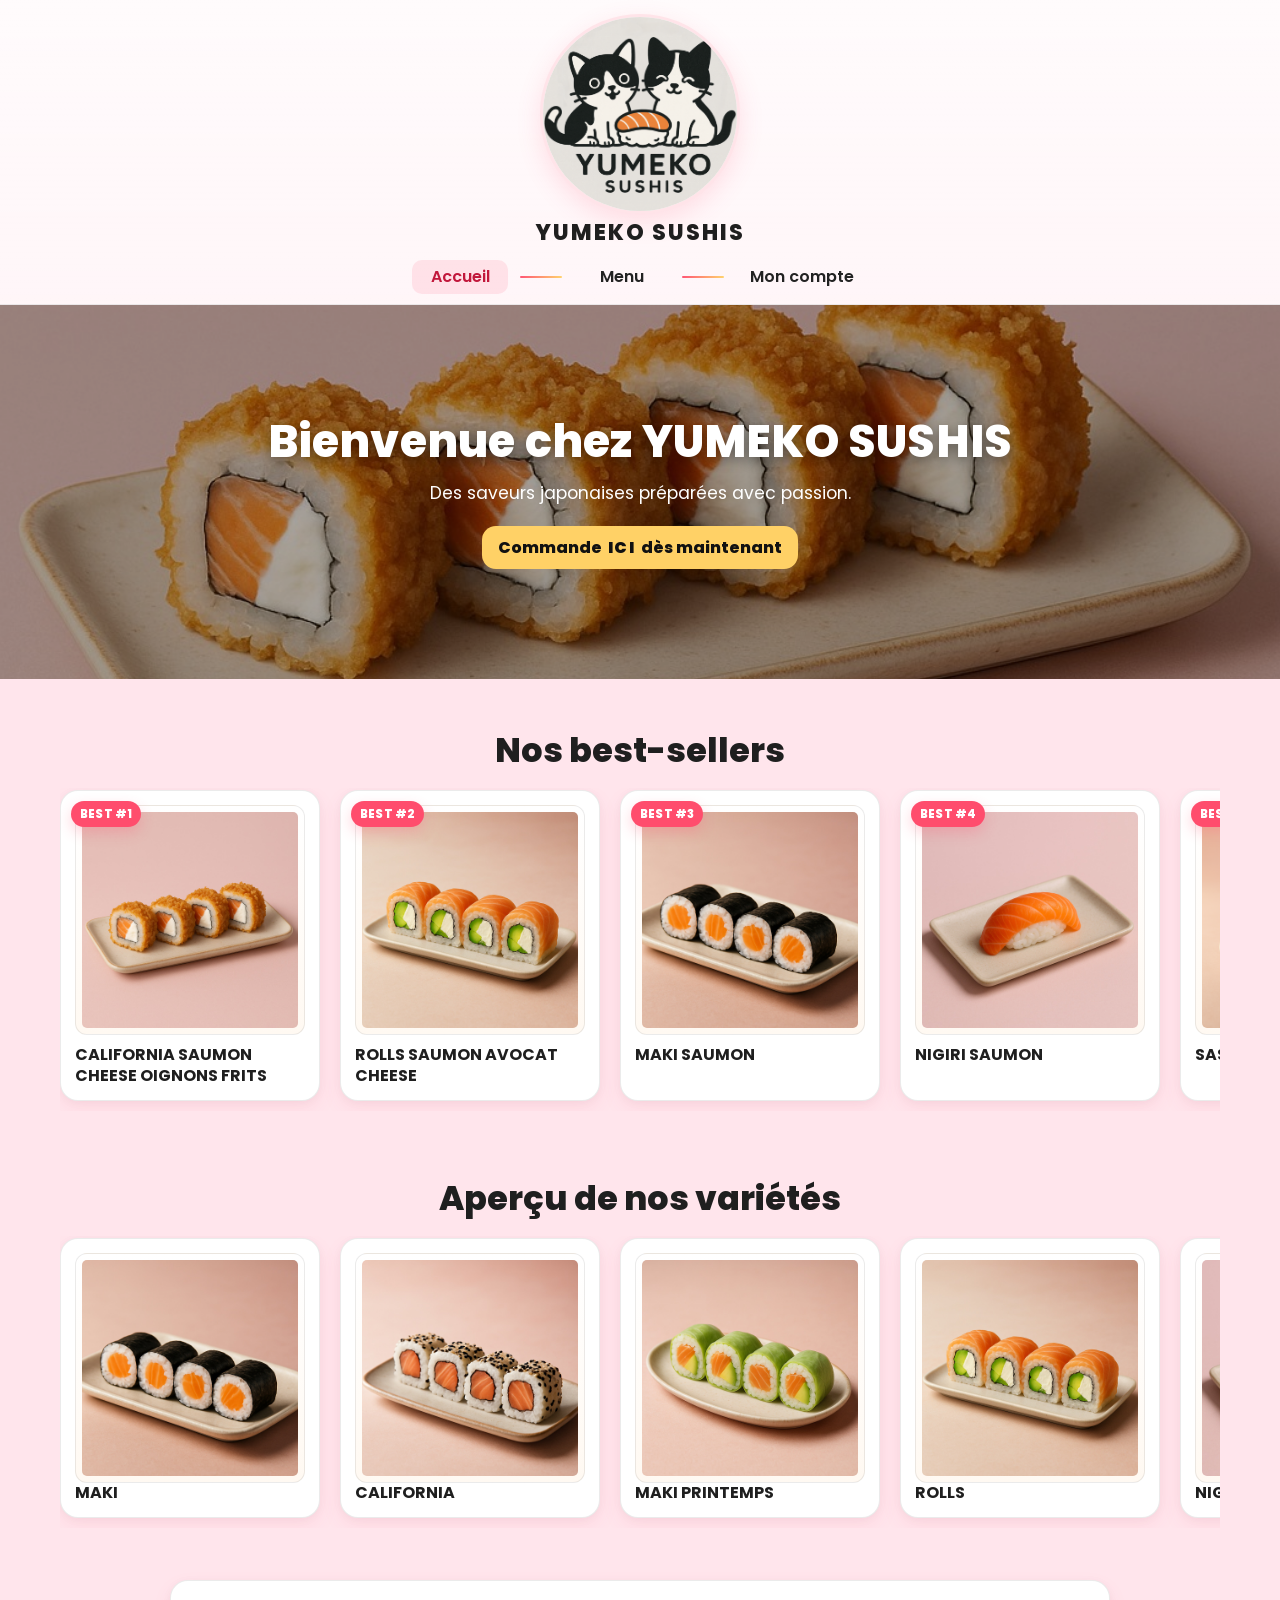
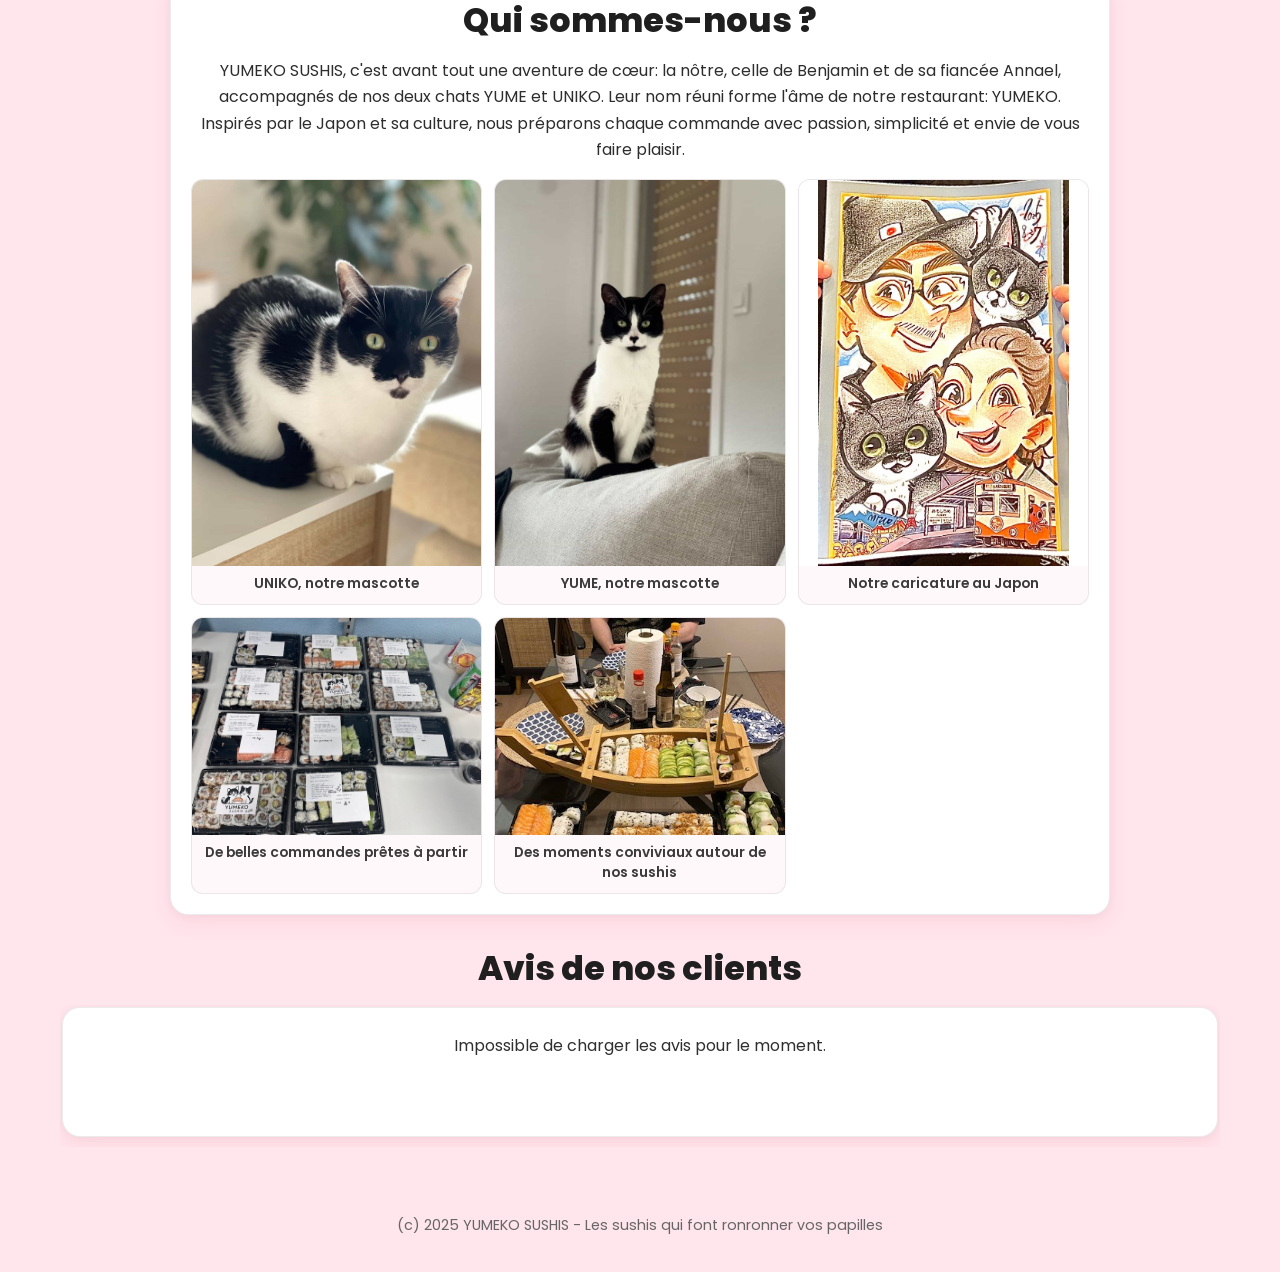
<file: accueil.html>
﻿<!-- Version améliorée de la page d'accueil YUMEKO SUSHIS -->
<!DOCTYPE html>
<html lang="fr">
<head>
<meta charset="UTF-8">
<meta name="viewport" content="width=device-width, initial-scale=1">

<title>YUMEKO SUSHIS - Accueil</title>

<link href="https://fonts.googleapis.com/css2?family=Poppins:wght@400;600;700;800&display=swap" rel="stylesheet">
<link rel="stylesheet" href="style.css">

<link rel="icon" type="image/png" href="images/favicon.png">
<link rel="preload" href="images/logo-yumeko.png" as="image">
<link rel="prefetch" href="index.html">
<link rel="prefetch" href="mon-compte.html">
</head>
<body>

<div id="header">
  <header class="site-header jp">
    <div class="header-inner">
      <a href="accueil.html" class="brand" aria-label="Accueil - YUMEKO SUSHIS">
        <img src="images/logo-yumeko.png" alt="YUMEKO SUSHIS" class="logo" width="200" height="200" decoding="async" fetchpriority="high">
        <div class="brand-text">
          <h1>YUMEKO SUSHIS</h1>
        </div>
      </a>
      <nav class="main-nav">
        <a href="accueil.html">Accueil</a>
        <span class="nav-sep" aria-hidden="true"></span>
        <a href="index.html">Menu</a>
        <span class="nav-sep" aria-hidden="true"></span>
        <a href="mon-compte.html">Mon compte</a>
      </nav>
    </div>
  </header>
</div>

<!-- HERO -->
<section class="hero">
  <div>
    <h1>Bienvenue chez YUMEKO SUSHIS</h1>
    <p>Des saveurs japonaises préparées avec passion.</p>
    <a href="index.html" class="btn">Commande <span class="cta-focus">ICI</span> dès maintenant</a>
  </div>
</section>

<!-- BEST-SELLERS -->
<section class="carousel-wrapper" id="best-sellers">
  <h2 class="carousel-title">Nos best-sellers</h2>
  <div class="carousel" id="bestSellersCarousel">
    <a class="carousel-item-link" href="index.html?cat=BEST%20SELLER">
      <div class="carousel-item">
        <img loading="lazy" decoding="async" src="images/c9.jpg" alt="CALIFORNIA SAUMON CHEESE OIGNONS FRITS">
        <h3>CALIFORNIA SAUMON CHEESE OIGNONS FRITS</h3>
      </div>
    </a>
    <a class="carousel-item-link" href="index.html?cat=BEST%20SELLER">
      <div class="carousel-item">
        <img loading="lazy" decoding="async" src="images/r1.jpg" alt="ROLLS SAUMON AVOCAT CHEESE">
        <h3>ROLLS SAUMON AVOCAT CHEESE</h3>
      </div>
    </a>
    <a class="carousel-item-link" href="index.html?cat=BEST%20SELLER">
      <div class="carousel-item">
        <img loading="lazy" decoding="async" src="images/m1.jpg" alt="MAKI SAUMON">
        <h3>MAKI SAUMON</h3>
      </div>
    </a>
  </div>
</section>

<!-- CARROUSEL -->
<section class="carousel-wrapper">
  <h2 class="carousel-title">Aperçu de nos variétés</h2>

  <div class="carousel">

    <a class="carousel-item-link" href="index.html?cat=MAKI">
      <div class="carousel-item">
        <img loading="lazy" decoding="async" src="images/m1.jpg" alt="Maki">
        <h3>MAKI</h3>
      </div>
    </a>

    <a class="carousel-item-link" href="index.html?cat=CALIFORNIA">
      <div class="carousel-item">
        <img loading="lazy" decoding="async" src="images/c1.jpg" alt="California">
        <h3>CALIFORNIA</h3>
      </div>
    </a>

    <a class="carousel-item-link" href="index.html?cat=MAKI%20PRINTEMPS">
      <div class="carousel-item">
        <img loading="lazy" decoding="async" src="images/p1.jpg" alt="Maki printemps">
        <h3>MAKI PRINTEMPS</h3>
      </div>
    </a>

    <a class="carousel-item-link" href="index.html?cat=ROLLS">
      <div class="carousel-item">
        <img loading="lazy" decoding="async" src="images/r1.jpg" alt="Rolls">
        <h3>ROLLS</h3>
      </div>
    </a>

    <a class="carousel-item-link" href="index.html?cat=NIGIRI">
      <div class="carousel-item">
        <img loading="lazy" decoding="async" src="images/n1.jpg" alt="Nigiri">
        <h3>NIGIRI</h3>
      </div>
    </a>

    <a class="carousel-item-link" href="index.html?cat=ONIGIRI">
      <div class="carousel-item">
        <img loading="lazy" decoding="async" src="images/o1.jpg" alt="Onigiri">
        <h3>ONIGIRI</h3>
      </div>
    </a>

    <a class="carousel-item-link" href="index.html?cat=SASHIMI">
      <div class="carousel-item">
        <img loading="lazy" decoding="async" src="images/s1.jpg" alt="Sashimi">
        <h3>SASHIMI</h3>
      </div>
    </a>

    <a class="carousel-item-link" href="index.html?cat=GYOZA">
      <div class="carousel-item">
        <img loading="lazy" decoding="async" src="images/g1.jpg" alt="Gyoza">
        <h3>GYOZA</h3>
      </div>
    </a>

    <a class="carousel-item-link" href="index.html?cat=BROCHETTE">
      <div class="carousel-item">
        <img loading="lazy" decoding="async" src="images/br1.jpg" alt="Brochettes">
        <h3>BROCHETTES</h3>
      </div>
    </a>

    <a class="carousel-item-link" href="index.html?cat=SOUPE">
      <div class="carousel-item">
        <img loading="lazy" decoding="async" src="images/so1.jpg" alt="Soupes">
        <h3>SOUPES</h3>
      </div>
    </a>

  </div>
</section>

<section class="about-wrapper" aria-labelledby="about-title">
  <div class="about-card">
    <h2 id="about-title" class="carousel-title">Qui sommes-nous ?</h2>
    <p>
      YUMEKO SUSHIS, c'est avant tout une aventure de cœur: la nôtre, celle de Benjamin et de sa fiancée Annael, accompagnés de nos deux chats YUME et UNIKO.
      Leur nom réuni forme l'âme de notre restaurant: YUMEKO.
      Inspirés par le Japon et sa culture, nous préparons chaque commande avec passion, simplicité et envie de vous faire plaisir.
    </p>
    <div class="about-gallery">
      <figure class="about-photo about-photo-portrait">
        <img loading="lazy" decoding="async" src="images/uniko.jpg" alt="UNIKO, l'un de nos chats mascottes YUMEKO SUSHIS">
        <figcaption>UNIKO, notre mascotte</figcaption>
      </figure>
      <figure class="about-photo about-photo-portrait">
        <img loading="lazy" decoding="async" src="images/yume.jpg" alt="YUME, l'un de nos chats mascottes YUMEKO SUSHIS">
        <figcaption>YUME, notre mascotte</figcaption>
      </figure>
      <figure class="about-photo about-photo-contain">
        <img loading="lazy" decoding="async" src="images/famille%20yumeko%20sushis.jpg" alt="Caricature de Benjamin, Annael et de leurs chats YUME et UNIKO">
        <figcaption>Notre caricature au Japon</figcaption>
      </figure>
      <figure class="about-photo">
        <img loading="lazy" decoding="async" src="images/Grosse%20commande%20sushis.jpg" alt="Grande commande de plateaux YUMEKO SUSHIS prête à partir">
        <figcaption>De belles commandes prêtes à partir</figcaption>
      </figure>
      <figure class="about-photo">
        <img loading="lazy" decoding="async" src="images/Repas%20sushis%20en%20famille.jpg" alt="Repas sushi en famille avec les créations YUMEKO SUSHIS">
        <figcaption>Des moments conviviaux autour de nos sushis</figcaption>
      </figure>
    </div>
  </div>
</section>

<section class="reviews-wrapper" aria-labelledby="reviews-title">
  <h2 id="reviews-title" class="carousel-title">Avis de nos clients</h2>
  <div id="reviewsList" class="carousel reviews-carousel">
    <article class="review-card reviews-empty">
      <p class="review-text">Aucun avis pour le moment. Soyez le premier à donner votre retour.</p>
    </article>
  </div>
</section>

<div id="footer"></div>

<script>
function setActiveNav() {
  const here = location.pathname.split('/').pop() || 'accueil.html';
  document.querySelectorAll('.main-nav a').forEach(a => {
    const href = a.getAttribute('href');
    if (href && here === href) {
      a.classList.add('active');
    }
  });
}

function loadComponent(id, file) {
  const host = document.getElementById(id);
  if (!host) return;
  if (host.innerHTML.trim().length) {
    if (id === "header") setActiveNav();
    return;
  }
  fetch(file)
    .then(response => response.text())
    .then(data => {
      host.innerHTML = data;
      if (id === "header") {
        setActiveNav();
      }
    });
}

loadComponent("header", "header.html");
loadComponent("footer", "footer.html");

function escapeHtml(value) {
  return String(value)
    .replaceAll('&', '&amp;')
    .replaceAll('<', '&lt;')
    .replaceAll('>', '&gt;')
    .replaceAll('"', '&quot;')
    .replaceAll("'", '&#039;');
}

function getCategoryFromCode(code) {
  const upper = String(code || '').toUpperCase();
  if (upper.startsWith('BR')) return 'BROCHETTE';
  if (upper.startsWith('SO')) return 'SOUPE';
  if (upper.startsWith('CO')) return 'CONDIMENTS';
  if (upper.startsWith('B')) return 'BOISSONS';
  if (upper.startsWith('M')) return 'MAKI';
  if (upper.startsWith('C')) return 'CALIFORNIA';
  if (upper.startsWith('P')) return 'MAKI PRINTEMPS';
  if (upper.startsWith('R')) return 'ROLLS';
  if (upper.startsWith('N')) return 'NIGIRI';
  if (upper.startsWith('O')) return 'ONIGIRI';
  if (upper.startsWith('S')) return 'SASHIMI';
  if (upper.startsWith('G')) return 'GYOZA';
  return 'MAKI';
}

const PRODUCT_LABELS = {
  M1:'MAKI SAUMON',
  M2:'MAKI SAUMON AVOCAT',
  M3:'MAKI SAUMON CHEESE',
  M4:'MAKI CONCOMBRE',
  M5:'MAKI CONCOMBRE CHEESE',
  M6:'MAKI AVOCAT',
  M7:'MAKI AVOCAT CHEESE',
  M8:'MAKI CHEESE',
  C1:'CALIFORNIA SAUMON',
  C2:'CALIFORNIA SAUMON AVOCAT',
  C3:'CALIFORNIA SAUMON CHEESE',
  C4:'CALIFORNIA CONCOMBRE',
  C5:'CALIFORNIA CONCOMBRE CHEESE',
  C6:'CALIFORNIA AVOCAT',
  C7:'CALIFORNIA AVOCAT CHEESE',
  C8:'CALIFORNIA CHEESE',
  C9:'CALIFORNIA SAUMON CHEESE OIGNONS FRITS',
  P1:'MAKI PRINTEMPS SAUMON AVOCAT',
  P2:'MAKI PRINTEMPS SAUMON CHEESE',
  P3:'MAKI PRINTEMPS CONCOMBRE CHEESE',
  P4:'MAKI PRINTEMPS AVOCAT CHEESE',
  R1:'ROLLS SAUMON AVOCAT CHEESE',
  R2:'ROLLS AVOCAT SAUMON CHEESE',
  N1:'NIGIRI SAUMON',
  N2:'NIGIRI AVOCAT',
  O1:'ONIGIRI THON MAYO',
  S1:'SASHIMI SAUMON',
  G1:'GYOZA POULET LEGUMES',
  G2:'GYOZA BOEUF LEGUMES',
  G3:'GYOZA LEGUMES',
  BR1:'YAKITORI BOEUF FROMAGE',
  SO1:'SOUPE MISO',
  CO1:'SAUCE SOJA SUCREE',
  CO2:'SAUCE SOJA SALEE',
  CO5:'GINGEMBRE',
  CO6:'WASABI',
  CO7:'WASABI CACAHUÈTE',
  CO8:'WASABI PETIT POIS',
  B1:'BIERE TSINGTAO',
  B2:'BIERE ASAHI',
  B3:'COCA COLA ZERO'
};

function getProductNameFromCode(code, fallbackName) {
  const upper = String(code || '').trim().toUpperCase();
  return PRODUCT_LABELS[upper] || String(fallbackName || upper || 'ITEM');
}

function getProductImageFromCode(code, fallbackImg) {
  const upper = String(code || '').trim().toUpperCase();
  if (fallbackImg) return String(fallbackImg);
  return upper ? (upper.toLowerCase() + '.jpg') : 'm1.jpg';
}

const SUPABASE_URL = 'https://rlyouiuobnhsvxtecriu.supabase.co';
const SUPABASE_PUBLISHABLE_KEY = 'sb_publishable_RBQC4-HKQ8L1bncB_4VJAA_G_xXqg_-';
const REVIEWS_TABLE = 'reviews';
const BESTSELLER_TABLE = 'best_seller_counts';

function getSupabaseHeaders(includeJson) {
  const headers = {
    apikey: SUPABASE_PUBLISHABLE_KEY,
    Authorization: `Bearer ${SUPABASE_PUBLISHABLE_KEY}`
  };
  if (includeJson) headers['Content-Type'] = 'application/json';
  return headers;
}

async function readReviewsOnline() {
  const query = '?select=name,text,rating,created_at,approved&approved=eq.true&order=created_at.desc&limit=6';
  const url = `${SUPABASE_URL}/rest/v1/${REVIEWS_TABLE}${query}`;
  const response = await fetch(url, {
    method: 'GET',
    headers: getSupabaseHeaders(false)
  });
  if (!response.ok) {
    throw new Error(`Erreur Supabase lecture (${response.status})`);
  }
  const data = await response.json();
  return Array.isArray(data) ? data : [];
}

async function readBestSellerCountsOnline() {
  const query = '?select=code,name,img,category,count&order=count.desc.nullslast,code.asc&limit=5';
  const url = `${SUPABASE_URL}/rest/v1/${BESTSELLER_TABLE}${query}`;
  const response = await fetch(url, {
    method: 'GET',
    headers: getSupabaseHeaders(false)
  });
  if (!response.ok) {
    throw new Error(`Erreur Supabase best-seller lecture (${response.status})`);
  }
  const data = await response.json();
  return Array.isArray(data) ? data : [];
}

function normalizeReview(review) {
  const rawName = String(review && review.name || '').trim();
  const name = rawName ? rawName.slice(0, 40) : 'Client';
  const text = String(review && review.text || '').trim().slice(0, 400);
  const ratingNumber = Number(review && review.rating || 5);
  const rating = Math.max(1, Math.min(5, Number.isFinite(ratingNumber) ? ratingNumber : 5));
  const createdAt = String(review && review.created_at || new Date().toISOString());
  return { name, text, rating, created_at: createdAt };
}

function formatReviewDate(iso) {
  const d = new Date(iso);
  if (Number.isNaN(d.getTime())) return '';
  return d.toLocaleDateString('fr-FR');
}

async function renderReviews() {
  const box = document.getElementById('reviewsList');
  if (!box) return;

  let reviews = [];
  try {
    reviews = (await readReviewsOnline())
      .map(normalizeReview)
      .filter((r) => r.text.length > 0)
      .sort((a, b) => new Date(b.created_at).getTime() - new Date(a.created_at).getTime())
      .slice(0, 6);
  } catch (e) {
    box.innerHTML = `
      <article class="review-card reviews-empty">
        <p class="review-text">Impossible de charger les avis pour le moment.</p>
      </article>`;
    return;
  }

  if (!reviews.length) {
    box.innerHTML = `
      <article class="review-card reviews-empty">
        <p class="review-text">Aucun avis pour le moment. Soyez le premier à donner votre retour.</p>
      </article>`;
    return;
  }

  box.innerHTML = reviews.map((r) => {
    const stars = '★'.repeat(r.rating) + '☆'.repeat(5 - r.rating);
    const safeName = escapeHtml(r.name);
    const safeText = escapeHtml(r.text);
    const safeDate = escapeHtml(formatReviewDate(r.created_at));
    return `
      <article class="review-card">
        <div class="review-head">
          <div class="review-author">
            <p class="review-name">${safeName}</p>
            <p class="review-meta">${safeDate}</p>
          </div>
          <div class="review-stars" aria-label="${r.rating} étoiles sur 5">${stars}</div>
        </div>
        <p class="review-text">${safeText}</p>
      </article>`;
  }).join('');
}

function readBestSellerCounts() {
  try {
    return JSON.parse(localStorage.getItem('yumeko_bestseller_counts_v1') || '{}');
  } catch (e) {
    return {};
  }
}

function rebuildBestSellerCountsFromOrdersIfNeeded() {
  const counts = readBestSellerCounts();
  if (Object.keys(counts).length) return counts;

  let orders = [];
  try {
    orders = JSON.parse(localStorage.getItem('yumeko_orders_v1') || '[]');
  } catch (e) {
    orders = [];
  }

  const rebuilt = {};
  orders.forEach((order) => {
    const items = Array.isArray(order && order.items) ? order.items : [];
    items.forEach((it) => {
      const code = String(it && it.code || '').trim().toUpperCase();
      if (!code) return;
      if (!rebuilt[code]) {
        rebuilt[code] = { code, name: '', img: '', category: '', count: 0 };
      }
      rebuilt[code].name = getProductNameFromCode(code, String(it && it.name || code));
      rebuilt[code].img = getProductImageFromCode(code, it && it.img);
      rebuilt[code].category = getCategoryFromCode(code);
      rebuilt[code].count += Number(it && it.qty || 1);
    });
  });

  if (Object.keys(rebuilt).length) {
    localStorage.setItem('yumeko_bestseller_counts_v1', JSON.stringify(rebuilt));
    return rebuilt;
  }

  return counts;
}

async function getTopBestSellers(limit) {
  try {
    const online = (await readBestSellerCountsOnline())
      .map((row) => {
        const code = String(row && row.code || '').trim().toUpperCase();
        if (!code) return null;
        return {
          code,
          name: getProductNameFromCode(code, String(row && row.name || code)),
          img: getProductImageFromCode(code, row && row.img),
          category: String(row && row.category || getCategoryFromCode(code)),
          count: Math.max(0, Number(row && row.count) || 0)
        };
      })
      .filter(Boolean)
      .filter((item) => item && Number(item.count) > 0);
    if (online.length) return online.slice(0, limit);
  } catch (e) {}

  const counts = rebuildBestSellerCountsFromOrdersIfNeeded();
  const list = Object.values(counts)
    .filter((item) => item && Number(item.count) > 0)
    .sort((a, b) => Number(b.count) - Number(a.count));
  return list.slice(0, limit);
}

async function renderBestSellers() {
  const box = document.getElementById('bestSellersCarousel');
  if (!box) return;

  const fallback = [
    { code: 'C9', name: getProductNameFromCode('C9'), img: 'c9.jpg', category: 'CALIFORNIA', count: 0 },
    { code: 'R1', name: getProductNameFromCode('R1'), img: 'r1.jpg', category: 'ROLLS', count: 0 },
    { code: 'M1', name: getProductNameFromCode('M1'), img: 'm1.jpg', category: 'MAKI', count: 0 },
    { code: 'N1', name: getProductNameFromCode('N1'), img: 'n1.jpg', category: 'NIGIRI', count: 0 },
    { code: 'S1', name: getProductNameFromCode('S1'), img: 's1.jpg', category: 'SASHIMI', count: 0 }
  ];

  let best = await getTopBestSellers(5);
  if (!best.length) best = fallback;
  best = best.slice(0, 5);

  box.innerHTML = best.map((item, idx) => {
    const code = String(item.code || '').toUpperCase();
    const name = escapeHtml(getProductNameFromCode(code, item.name));
    const img = escapeHtml(getProductImageFromCode(code, item.img));
    const href = 'index.html?cat=' + encodeURIComponent('BEST SELLER');
    return `
      <a class="carousel-item-link" href="${href}">
        <div class="carousel-item">
          <span class="best-badge">BEST #${idx + 1}</span>
          <img loading="lazy" decoding="async" src="images/${img}" alt="${name}">
          <h3>${name}</h3>
        </div>
      </a>`;
  }).join('');
}

function initCarouselWheelScroll() {
  document.querySelectorAll('.carousel').forEach((carousel) => {
    let isDown = false;
    let dragPointerId = null;
    let startX = 0;
    let startLeft = 0;

    carousel.addEventListener('wheel', (e) => {
      if (carousel.scrollWidth <= carousel.clientWidth) return;
      const delta = e.deltaY + e.deltaX;
      if (!delta) return;
      e.preventDefault();
      carousel.scrollBy({ left: delta, behavior: 'auto' });
    }, { passive: false });

    carousel.addEventListener('pointerdown', (e) => {
      // Desktop: on garde le clic souris normal sur les liens.
      if (e.pointerType === 'mouse') return;
      isDown = true;
      dragPointerId = e.pointerId;
      startX = e.clientX;
      startLeft = carousel.scrollLeft;
      carousel.classList.add('dragging');
      carousel.setPointerCapture?.(e.pointerId);
    });

    carousel.addEventListener('pointermove', (e) => {
      if (!isDown || e.pointerId !== dragPointerId) return;
      const dx = e.clientX - startX;
      carousel.scrollLeft = startLeft - dx;
    });

    function stopDrag(e) {
      if (!isDown || e.pointerId !== dragPointerId) return;
      isDown = false;
      dragPointerId = null;
      carousel.classList.remove('dragging');
      carousel.releasePointerCapture?.(e.pointerId);
    }

    carousel.addEventListener('pointerup', stopDrag);
    carousel.addEventListener('pointercancel', stopDrag);
    carousel.addEventListener('pointerleave', stopDrag);

  });
}

(function(){
  const root = document.documentElement;
  function updateSakura(){
    const doc = document.documentElement;
    const max = (doc.scrollHeight - window.innerHeight) || 1;
    const p = Math.min(1, Math.max(0, window.scrollY / max));
    const eased = 1 - Math.pow(1 - p, 1.6);
    root.style.setProperty('--sakuraAmt', eased.toFixed(3));
  }
  updateSakura();
  window.addEventListener('scroll', updateSakura, { passive:true });
  window.addEventListener('resize', updateSakura);
})();

initCarouselWheelScroll();
renderBestSellers();
renderReviews();
</script>

</body>
</html>
</file>
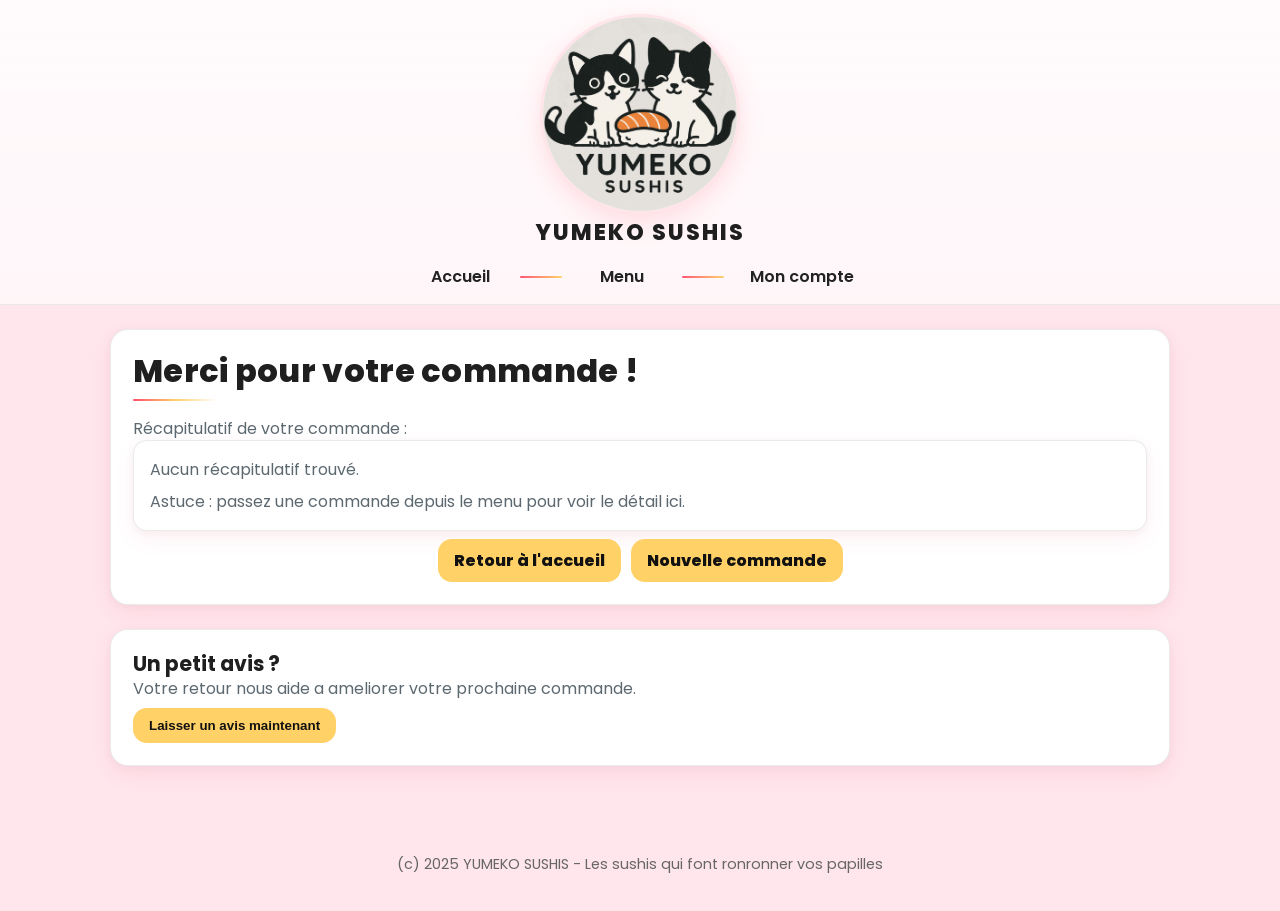
<file: merci.html>
﻿<!DOCTYPE html>
<html lang="fr">
<head>
  <meta charset="UTF-8" />
  <meta name="viewport" content="width=device-width, initial-scale=1, viewport-fit=cover" />
  <title>YUMEKO SUSHIS - Merci</title>

  <link rel="preconnect" href="https://fonts.googleapis.com" />
  <link rel="preconnect" href="https://fonts.gstatic.com" crossorigin />
  <link href="https://fonts.googleapis.com/css2?family=Poppins:wght@400;600;700;800&display=swap" rel="stylesheet" />
  <link rel="stylesheet" href="style.css" />

  <link rel="icon" type="image/png" href="images/favicon.png" />
  <link rel="apple-touch-icon" href="images/favicon.png" />
  <link rel="preload" href="images/logo-yumeko.png" as="image" />
  <link rel="prefetch" href="accueil.html" />
  <link rel="prefetch" href="index.html" />
  <meta name="theme-color" content="#ff4d6d" />

  <style>
    .merci-actions{
      display:flex;
      gap:10px;
      flex-wrap:wrap;
      justify-content:center;
      margin-top:8px;
    }

    #orderRecap{
      background:#fff;
      border:1px solid var(--card-border);
      border-radius:14px;
      padding:16px;
      overflow:auto;
      max-height:50vh;
      color:#2a2a2a;
      box-shadow:var(--shadow-soft);
    }

    .recap-grid{
      display:grid;
      grid-template-columns:repeat(2,minmax(0,1fr));
      gap:10px;
      margin-bottom:12px;
    }

    .recap-box{
      background:#fff8ef;
      border:1px solid var(--card-border);
      border-radius:10px;
      padding:10px 12px;
    }

    .recap-box .k{
      font-size:.78rem;
      text-transform:uppercase;
      letter-spacing:.05em;
      color:#7a6772;
      font-weight:700;
      margin-bottom:4px;
    }

    .recap-box .v{
      font-size:.98rem;
      font-weight:700;
      color:#1f1f1f;
      word-break:break-word;
    }

    .recap-title{
      margin:10px 0 8px;
      font-size:1rem;
      font-weight:800;
      color:#c2173b;
    }

    .recap-items{
      list-style:none;
      margin:0;
      padding:0;
      display:grid;
      gap:8px;
    }

    .recap-item{
      display:flex;
      justify-content:space-between;
      align-items:center;
      gap:10px;
      padding:8px 10px;
      border-radius:10px;
      border:1px solid var(--card-border);
      background:#fffafc;
    }

    .recap-item-name{
      font-weight:700;
      color:#222;
    }

    .recap-item-qty{
      font-size:.85rem;
      font-weight:800;
      color:#c2173b;
      white-space:nowrap;
    }

    .recap-note{
      margin-top:12px;
      border-top:1px dashed rgba(0,0,0,.1);
      padding-top:10px;
      font-size:.95rem;
      color:#4a4a4a;
      white-space:pre-wrap;
    }

    @media (max-width:640px){
      .recap-grid{
        grid-template-columns:1fr;
      }
    }
  </style>
</head>
<body>
  <div id="header">
    <header class="site-header jp">
      <div class="header-inner">
        <a href="accueil.html" class="brand" aria-label="Accueil - YUMEKO SUSHIS">
          <img src="images/logo-yumeko.png" alt="YUMEKO SUSHIS" class="logo" width="200" height="200" decoding="async" fetchpriority="high">
          <div class="brand-text">
            <h1>YUMEKO SUSHIS</h1>
          </div>
        </a>
        <nav class="main-nav">
          <a href="accueil.html">Accueil</a>
          <span class="nav-sep" aria-hidden="true"></span>
          <a href="index.html">Menu</a>
          <span class="nav-sep" aria-hidden="true"></span>
          <a href="mon-compte.html">Mon compte</a>
        </nav>
      </div>
    </header>
  </div>

  <main class="container">
    <section class="section" aria-labelledby="titre-merci">
      <h2 id="titre-merci">Merci pour votre commande !</h2>
      <div class="sep" aria-hidden="true"></div>

      <p class="muted">Récapitulatif de votre commande :</p>
      <div id="orderRecap" class="lead">(Chargement du récapitulatif...)</div>

      <div class="merci-actions">
        <a class="btn" href="accueil.html">Retour à l'accueil</a>
        <a class="btn" href="index.html#menu">Nouvelle commande</a>
      </div>
    </section>

    <section class="section review-cta" aria-labelledby="review-after-order-title">
      <h3 id="review-after-order-title">Un petit avis ?</h3>
      <p class="muted">Votre retour nous aide a ameliorer votre prochaine commande.</p>
      <div class="merci-actions" style="justify-content:flex-start;">
        <button id="openReviewFromMerci" type="button" class="btn">Laisser un avis maintenant</button>
      </div>

      <form id="merciReviewForm" class="review-form hidden" novalidate>
        <div class="review-form-grid">
          <div class="review-field">
            <label for="merciReviewName">Votre prénom (optionnel)</label>
            <input id="merciReviewName" name="name" type="text" maxlength="40" placeholder="Ex : Lea" />
          </div>
          <div class="review-field">
            <label for="merciReviewRating">Note</label>
            <select id="merciReviewRating" name="rating">
              <option value="5">5 / 5</option>
              <option value="4">4 / 5</option>
              <option value="3">3 / 5</option>
              <option value="2">2 / 5</option>
              <option value="1">1 / 5</option>
            </select>
          </div>
          <div class="review-field full">
            <label for="merciReviewText">Votre avis</label>
            <textarea id="merciReviewText" name="text" minlength="8" maxlength="400" required placeholder="Partagez votre expérience YUMEKO SUSHIS."></textarea>
          </div>
        </div>
        <div class="review-form-actions">
          <button type="submit" class="btn">Envoyer mon avis</button>
        </div>
      </form>
      <p id="merciReviewStatus" class="status" aria-live="polite"></p>
    </section>
  </main>

  <div id="footer"></div>

  <script>
    function setActiveNav() {
      const here = location.pathname.split('/').pop() || "merci.html";
      document.querySelectorAll(".main-nav a").forEach(a => {
        const href = a.getAttribute("href");
        if (href && here === href) {
          a.classList.add("active");
        }
      });
    }

    function loadComponent(id, file) {
      const host = document.getElementById(id);
      if (!host) return;
      if (host.innerHTML.trim().length) {
        if (id === "header") setActiveNav();
        return;
      }
      fetch(file)
        .then(response => response.text())
        .then(data => {
          host.innerHTML = data;
          if (id === "header") {
            setActiveNav();
          }
        });
    }

    function escapeHtml(value) {
      return String(value || "")
        .replaceAll("&", "&amp;")
        .replaceAll("<", "&lt;")
        .replaceAll(">", "&gt;")
        .replaceAll("\"", "&quot;")
        .replaceAll("'", "&#039;");
    }

    function buildRecapFromRawText(text) {
      const lines = String(text || "")
        .split(/\r?\n/)
        .map((l) => l.trim())
        .filter((l) => l.length > 0);

      const clientLine = lines.find((l) => /^client\s*:/i.test(l)) || "";
      const emailLine = lines.find((l) => /^email\s*:/i.test(l)) || "";
      const client = clientLine.replace(/^client\s*:/i, "").trim() || "Client";
      const email = emailLine.replace(/^email\s*:/i, "").trim() || "-";

      let inItems = false;
      let inNotes = false;
      const items = [];
      const notes = [];

      lines.forEach((line) => {
        if (/^articles?\s*:/i.test(line)) {
          inItems = true;
          inNotes = false;
          return;
        }
        if (/^allergies\s*\/\s*autres\s*:/i.test(line)) {
          inItems = false;
          inNotes = true;
          const rest = line.replace(/^allergies\s*\/\s*autres\s*:/i, "").trim();
          if (rest) notes.push(rest);
          return;
        }
        if (inItems && /^\s*-\s*/.test(line)) {
          const row = line.replace(/^\s*-\s*/, "").trim();
          if (!row) return;
          const m = row.match(/^(.*)\sx(\d+)\s*$/i);
          items.push({
            name: m ? m[1].trim() : row,
            qty: m ? Number(m[2]) : 1
          });
          return;
        }
        if (inNotes) notes.push(line);
      });

      return {
        client,
        email,
        items,
        notes: notes.join("\n").trim() || "-"
      };
    }

    function renderOrderRecap() {
      const recapEl = document.getElementById("orderRecap");
      let text = "";
      try {
        text = localStorage.getItem("yumeko_last_order") || "";
      } catch (e) {}

      if (!text.trim()) {
        recapEl.innerHTML = '<p class="muted">Aucun récapitulatif trouvé.</p><p class="muted" style="margin-top:6px;">Astuce : passez une commande depuis le menu pour voir le détail ici.</p>';
        return;
      }

      const recap = buildRecapFromRawText(text);
      const totalItems = recap.items.reduce((sum, it) => sum + (Number(it.qty) || 1), 0);
      const itemsHtml = recap.items.length
        ? recap.items.map((it) => (
            '<li class="recap-item">' +
              '<span class="recap-item-name">' + escapeHtml(it.name) + '</span>' +
              '<span class="recap-item-qty">x' + (Number(it.qty) || 1) + '</span>' +
            '</li>'
          )).join("")
        : '<li class="muted">Aucun article détaillé.</li>';

      recapEl.innerHTML =
        '<div class="recap-grid">' +
          '<div class="recap-box"><div class="k">Client</div><div class="v">' + escapeHtml(recap.client) + '</div></div>' +
          '<div class="recap-box"><div class="k">E-mail</div><div class="v">' + escapeHtml(recap.email) + '</div></div>' +
          '<div class="recap-box"><div class="k">Total articles</div><div class="v">' + totalItems + '</div></div>' +
          '<div class="recap-box"><div class="k">Statut</div><div class="v">Commande envoyée</div></div>' +
        '</div>' +
        '<h4 class="recap-title">Articles</h4>' +
        '<ul class="recap-items">' + itemsHtml + '</ul>' +
        '<div class="recap-note"><strong>Allergies / autres :</strong> ' + escapeHtml(recap.notes) + '</div>';
    }

    const REVIEWS_KEY = "yumeko_reviews_v1";

    function readReviews() {
      try {
        const raw = JSON.parse(localStorage.getItem(REVIEWS_KEY) || "[]");
        return Array.isArray(raw) ? raw : [];
      } catch (e) {
        return [];
      }
    }

    function saveReviews(list) {
      try {
        localStorage.setItem(REVIEWS_KEY, JSON.stringify(list));
      } catch (e) {}
    }

    function getCustomerNameFromLastOrder() {
      try {
        const text = localStorage.getItem("yumeko_last_order") || "";
        const match = text.match(/Client\s*:\s*(.+)/i);
        return match ? String(match[1]).trim() : "";
      } catch (e) {
        return "";
      }
    }

    function normalizeReview(review) {
      const name = String(review && review.name || "").trim().slice(0, 40) || "Client";
      const text = String(review && review.text || "").trim().slice(0, 400);
      const ratingNumber = Number(review && review.rating || 5);
      const rating = Math.max(1, Math.min(5, Number.isFinite(ratingNumber) ? ratingNumber : 5));
      return {
        name,
        text,
        rating,
        created_at: String(review && review.created_at || new Date().toISOString()),
        source: String(review && review.source || "merci")
      };
    }

    function initReviewPrompt() {
      const btn = document.getElementById("openReviewFromMerci");
      const form = document.getElementById("merciReviewForm");
      const status = document.getElementById("merciReviewStatus");
      const nameInput = document.getElementById("merciReviewName");
      const ratingInput = document.getElementById("merciReviewRating");
      const textInput = document.getElementById("merciReviewText");
      if (!btn || !form || !status || !nameInput || !ratingInput || !textInput) return;

      const defaultName = getCustomerNameFromLastOrder();
      if (defaultName) nameInput.value = defaultName;

      btn.addEventListener("click", () => {
        form.classList.remove("hidden");
        textInput.focus();
        btn.classList.add("hidden");
      });

      form.addEventListener("submit", (e) => {
        e.preventDefault();
        const text = String(textInput.value || "").trim();
        if (text.length < 8) {
          status.textContent = "Votre avis doit contenir au moins 8 caractères.";
          status.className = "status err";
          return;
        }

        const review = normalizeReview({
          name: String(nameInput.value || "").trim(),
          rating: Number(ratingInput.value || 5),
          text,
          created_at: new Date().toISOString(),
          source: "merci"
        });

        const list = readReviews();
        list.unshift(review);
        saveReviews(list.slice(0, 120));

        form.reset();
        if (defaultName) nameInput.value = defaultName;
        ratingInput.value = "5";
        status.textContent = "Merci pour votre avis, il a bien été enregistré.";
        status.className = "status ok";
      });
    }

    loadComponent("header", "header.html");
    loadComponent("footer", "footer.html");
    renderOrderRecap();
    initReviewPrompt();

    (function(){
      const root = document.documentElement;
      function updateSakura(){
        const doc = document.documentElement;
        const max = (doc.scrollHeight - window.innerHeight) || 1;
        const p = Math.min(1, Math.max(0, window.scrollY / max));
        const eased = 1 - Math.pow(1 - p, 1.6);
        root.style.setProperty("--sakuraAmt", eased.toFixed(3));
      }
      updateSakura();
      window.addEventListener("scroll", updateSakura, { passive:true });
      window.addEventListener("resize", updateSakura);
    })();
  </script>
</body>
</html>
</file>
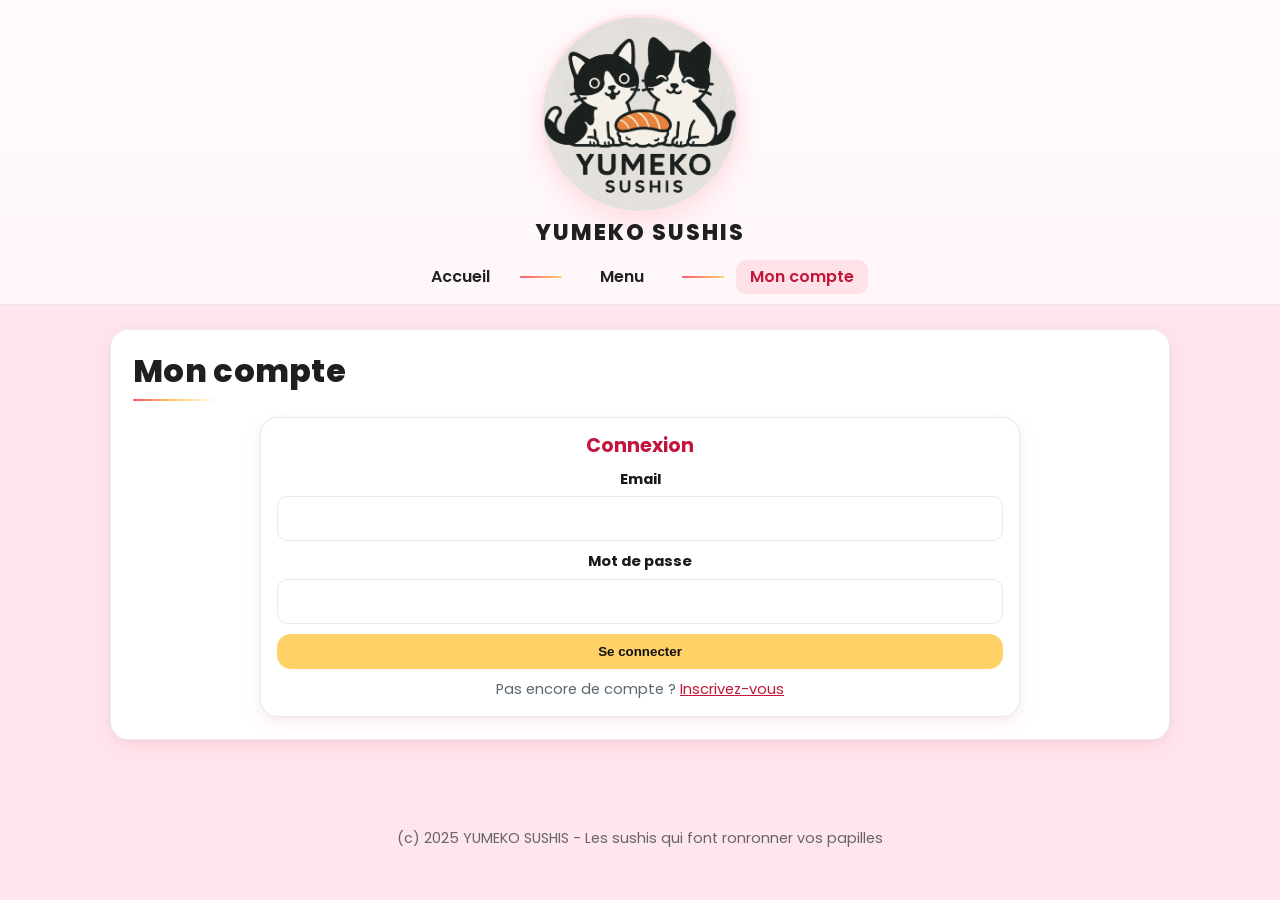
<file: mon-compte.html>
﻿<!DOCTYPE html>
<html lang="fr">
<head>
  <meta charset="UTF-8" />
  <meta name="viewport" content="width=device-width, initial-scale=1, viewport-fit=cover" />
  <title>YUMEKO SUSHIS - Mon compte</title>

  <link rel="preconnect" href="https://fonts.googleapis.com" />
  <link rel="preconnect" href="https://fonts.gstatic.com" crossorigin />
  <link href="https://fonts.googleapis.com/css2?family=Poppins:wght@400;600;700;800&display=swap" rel="stylesheet" />
  <link rel="stylesheet" href="style.css" />

  <link rel="icon" type="image/png" href="images/favicon.png" />
  <link rel="apple-touch-icon" href="images/favicon.png" />
  <link rel="preload" href="images/logo-yumeko.png" as="image" />
  <link rel="prefetch" href="accueil.html" />
  <link rel="prefetch" href="index.html" />
  <meta name="theme-color" content="#ff4d6d" />

  <style>
    .account-wrap{
      max-width:760px;
      margin:0 auto;
      display:grid;
      gap:14px;
    }

    .card{
      background:var(--card);
      border:1px solid var(--card-border);
      border-radius:var(--radius-lg);
      padding:16px;
      box-shadow:var(--shadow-soft);
    }

    .card h3{
      margin:0 0 12px;
      font-size:1.2rem;
      color:#c2173b;
    }

    .panel-toggle{
      width:100%;
      border:1px solid var(--card-border);
      border-radius:12px;
      background:#fff8ef;
      padding:10px 12px;
      font:inherit;
      font-weight:800;
      color:#c2173b;
      cursor:pointer;
      display:flex;
      align-items:center;
      justify-content:space-between;
      gap:8px;
      text-align:left;
      transition:transform .15s ease, box-shadow .15s ease, border-color .15s ease, background .15s ease;
    }

    .panel-toggle:hover{
      transform:translateY(-1px);
      box-shadow:var(--shadow-soft);
      border-color:rgba(255,77,109,.3);
    }

    .panel-toggle[aria-expanded="true"]{
      background:#fff0f4;
      border-color:rgba(255,77,109,.35);
    }

    .panel-icon{
      font-size:1rem;
      line-height:1;
      transition:transform .2s ease;
    }

    .panel-toggle[aria-expanded="true"] .panel-icon{
      transform:rotate(180deg);
    }

    .panel-body{
      padding-top:12px;
    }

    .auth-form{
      display:grid;
      gap:10px;
    }

    .field{
      display:grid;
      gap:6px;
    }

    .field label{
      font-weight:700;
      font-size:.92rem;
    }

    .field input{
      border:1px solid var(--card-border);
      border-radius:var(--radius-sm);
      padding:10px 12px;
      font:inherit;
      background:#fff;
    }

    .btn-main{
      border:none;
      border-radius:var(--radius-md);
      padding:10px 12px;
      font-weight:800;
      cursor:pointer;
      background:var(--accent);
      color:#111;
      transition:transform .15s ease, background .15s ease, box-shadow .15s ease;
    }

    .btn-main:hover{
      background:var(--accent-strong);
      transform:translateY(-1px);
      box-shadow:0 8px 16px rgba(255,195,0,.22);
    }

    .btn-light{
      border:1px solid var(--card-border);
      background:#fff;
      border-radius:var(--radius-sm);
      padding:10px 12px;
      font-weight:700;
      cursor:pointer;
      transition:transform .15s ease, border-color .15s ease, box-shadow .15s ease;
    }

    .btn-light:hover{
      transform:translateY(-1px);
      border-color:rgba(255,77,109,.35);
      box-shadow:0 6px 12px rgba(0,0,0,.06);
    }

    .btn-light:disabled,
    .btn-main:disabled{
      opacity:.55;
      cursor:not-allowed;
      transform:none !important;
      box-shadow:none !important;
    }

    .small-note{
      margin-top:10px;
      font-size:.92rem;
      color:#5c6870;
    }

    .link-btn{
      background:transparent;
      border:none;
      color:#c2173b;
      font-weight:700;
      cursor:pointer;
      padding:0;
      text-decoration:underline;
      font:inherit;
    }

    .hidden{ display:none !important; }

    .profile-actions{
      display:flex;
      gap:10px;
      flex-wrap:wrap;
      margin-top:10px;
    }

    .profile-actions-right{
      justify-content:flex-end;
    }

    .logout-area{
      display:flex;
      justify-content:flex-end;
      margin-top:4px;
    }

    .orders-list{
      display:grid;
      gap:10px;
      margin-top:10px;
    }

    .order-card{
      border:1px solid var(--card-border);
      border-radius:12px;
      padding:10px 12px;
      background:#fff;
    }

    .order-summary{
      width:100%;
      border:1px solid var(--card-border);
      border-radius:var(--radius-md);
      padding:12px;
      background:#fff;
      text-align:left;
      cursor:pointer;
      transition:box-shadow .15s, transform .15s, border-color .15s;
      font:inherit;
      color:inherit;
    }

    .order-summary:hover{
      transform:translateY(-1px);
      box-shadow:var(--shadow-hover);
      border-color:rgba(255,77,109,.25);
    }

    .order-summary .order-head{
      margin-bottom:4px;
    }

    .order-summary-meta{
      display:flex;
      flex-wrap:wrap;
      gap:6px;
      margin-top:6px;
      font-size:.9rem;
      color:#4f5b63;
    }

    .order-chip{
      display:inline-flex;
      align-items:center;
      padding:4px 8px;
      border-radius:999px;
      border:1px solid var(--card-border);
      background:#fff8ef;
      color:#3a3a3a;
      font-size:.82rem;
      font-weight:600;
    }

    .order-status-chip{
      font-weight:800;
      text-transform:uppercase;
      letter-spacing:.2px;
    }

    .status-nouveau{
      background:#ffeef3;
      color:#bf1f45;
      border-color:rgba(194,23,59,.25);
    }

    .status-en_cours{
      background:#fff8e4;
      color:#8a5b00;
      border-color:rgba(255,195,0,.35);
    }

    .status-termine{
      background:#e9f8ef;
      color:#176c42;
      border-color:rgba(14,122,79,.28);
    }

    .admin-order-card{
      display:grid;
      gap:8px;
      padding:10px;
    }

    .admin-order-actions{
      display:flex;
      flex-wrap:wrap;
      align-items:center;
      justify-content:space-between;
      gap:8px;
      padding:0 2px 2px;
    }

    .order-head{
      display:flex;
      justify-content:space-between;
      align-items:center;
      gap:10px;
      font-weight:700;
      margin-bottom:6px;
    }

    .order-items{
      margin:8px 0 0;
      padding-left:18px;
    }

    .admin-area{
      display:grid;
      gap:12px;
    }

    .admin-tabs{
      display:flex;
      flex-wrap:wrap;
      gap:8px;
      margin-bottom:12px;
    }

    .admin-tab{
      border:1px solid var(--card-border);
      background:#fff;
      border-radius:999px;
      padding:8px 12px;
      font-weight:700;
      cursor:pointer;
      transition:transform .15s, box-shadow .15s, border-color .15s, background .15s;
    }

    .admin-tab:hover{
      transform:translateY(-1px);
      box-shadow:0 6px 12px rgba(0,0,0,.06);
      border-color:rgba(255,77,109,.3);
    }

    .admin-tab.active{
      background:var(--accent);
      color:#111;
      border-color:rgba(0,0,0,.08);
    }

    .course-list{
      display:grid;
      gap:8px;
      margin-top:12px;
    }

    .course-row{
      display:flex;
      align-items:center;
      justify-content:space-between;
      gap:10px;
    }

    .course-row label{
      display:flex;
      align-items:center;
      gap:10px;
      cursor:pointer;
      font-weight:600;
      min-width:0;
    }

    .course-row input[type="checkbox"]{
      width:18px;
      height:18px;
      accent-color:#ff4d6d;
      cursor:pointer;
      flex:0 0 auto;
    }

    .course-qty{
      display:inline-flex;
      align-items:center;
      padding:4px 8px;
      border-radius:999px;
      border:1px solid var(--card-border);
      background:#fff8ef;
      font-size:.82rem;
      font-weight:700;
      color:#3a3a3a;
      white-space:nowrap;
    }

    .prep-item-card{
      display:grid;
      gap:10px;
      padding:12px;
    }

    .prep-item-top{
      display:flex;
      flex-wrap:wrap;
      align-items:flex-start;
      justify-content:space-between;
      gap:10px;
    }

    .prep-item-main{
      display:grid;
      gap:8px;
      min-width:0;
      flex:1 1 260px;
    }

    .prep-item-label{
      display:flex;
      align-items:center;
      gap:10px;
      font-weight:700;
      cursor:pointer;
      min-width:0;
    }

    .prep-item-label input[type="checkbox"]{
      width:18px;
      height:18px;
      accent-color:#ff4d6d;
      cursor:pointer;
      flex:0 0 auto;
    }

    .prep-item-name{
      overflow-wrap:anywhere;
    }

    .prep-item-chips{
      display:flex;
      flex-wrap:wrap;
      gap:6px;
    }

    .prep-item-tools{
      display:flex;
      align-items:center;
      justify-content:flex-end;
      flex-wrap:wrap;
      gap:6px;
    }

    .item-step-btn{
      width:30px;
      height:30px;
      border-radius:8px;
      border:1px solid var(--card-border);
      background:#fff;
      font:inherit;
      font-size:1rem;
      font-weight:900;
      line-height:1;
      cursor:pointer;
      transition:transform .12s, box-shadow .12s, border-color .12s;
    }

    .item-step-btn:hover{
      transform:translateY(-1px);
      border-color:rgba(255,77,109,.35);
      box-shadow:0 6px 12px rgba(0,0,0,.06);
    }

    .item-progress-pill{
      border:1px solid var(--card-border);
      border-radius:999px;
      padding:4px 10px;
      font-size:.82rem;
      font-weight:700;
      background:#fff;
      color:#3a3a3a;
      white-space:nowrap;
    }

    .item-remaining-pill{
      background:#fff3f5;
      color:#bf1f45;
      border-color:rgba(194,23,59,.25);
    }

    .item-expand-btn{
      width:32px;
      height:32px;
      border-radius:999px;
      border:1px solid var(--card-border);
      background:#fff8ef;
      color:#c2173b;
      font:inherit;
      font-size:1.1rem;
      font-weight:900;
      line-height:1;
      cursor:pointer;
      transition:transform .12s, box-shadow .12s, border-color .12s, background .12s;
    }

    .item-expand-btn:hover{
      transform:translateY(-1px);
      box-shadow:0 6px 12px rgba(0,0,0,.06);
      border-color:rgba(255,77,109,.3);
      background:#fff0f4;
    }

    .item-orders{
      display:grid;
      gap:8px;
      margin-top:2px;
    }

    .item-order-row{
      display:grid;
      grid-template-columns:auto auto 1fr auto;
      align-items:center;
      gap:8px;
      border:1px dashed var(--card-border);
      border-radius:10px;
      padding:8px;
      background:#fffdf9;
    }

    .item-order-open{
      border:1px solid var(--card-border);
      border-radius:999px;
      padding:6px 10px;
      background:#fff;
      font:inherit;
      font-size:.82rem;
      font-weight:800;
      color:#c2173b;
      cursor:pointer;
      transition:transform .12s, box-shadow .12s, border-color .12s;
    }

    .item-order-open:hover{
      transform:translateY(-1px);
      box-shadow:0 6px 12px rgba(0,0,0,.06);
      border-color:rgba(255,77,109,.32);
    }

    .item-order-customer{
      font-size:.84rem;
      color:#4f5b63;
      min-width:0;
      overflow-wrap:anywhere;
    }

    @media (max-width:560px){
      .item-order-row{
        grid-template-columns:1fr auto;
      }

      .item-order-open{
        justify-self:start;
      }

      .item-order-customer{
        grid-column:1 / -1;
      }
    }

    .admin-subtitle{
      margin:14px 2px 8px;
      font-size:1rem;
      color:#c2173b;
    }

    .admin-review-card{
      display:grid;
      gap:8px;
      padding:12px;
    }

    .admin-review-meta{
      display:flex;
      flex-wrap:wrap;
      gap:8px;
      color:#4f5b63;
      font-size:.88rem;
    }

    .admin-review-stars{
      color:#ffb703;
      letter-spacing:.08em;
      font-size:.95rem;
      font-weight:800;
    }

    .admin-review-text{
      margin:0;
      color:#2c3338;
      line-height:1.45;
    }

    .review-status-chip{
      font-weight:800;
      text-transform:uppercase;
      letter-spacing:.25px;
    }

    .review-status-pending{
      background:#fff3e8;
      color:#a05a00;
      border-color:rgba(160,90,0,.25);
    }

    .review-status-approved{
      background:#e8f7ef;
      color:#176c42;
      border-color:rgba(14,122,79,.28);
    }

    .modal-overlay{
      position:fixed;
      inset:0;
      z-index:1200;
      background:rgba(0,0,0,.42);
      display:flex;
      align-items:center;
      justify-content:center;
      padding:14px;
    }

    .modal-overlay.hidden{
      display:none !important;
    }

    .modal-card{
      width:min(96%,620px);
      max-height:86vh;
      overflow:auto;
      background:#fff;
      border:1px solid var(--card-border);
      border-radius:var(--radius-lg);
      box-shadow:0 20px 46px rgba(0,0,0,.18);
      padding:16px;
    }

    .modal-top{
      display:flex;
      align-items:center;
      justify-content:space-between;
      gap:10px;
      margin-bottom:10px;
    }

    .modal-close{
      border:1px solid var(--card-border);
      background:#fff;
      border-radius:var(--radius-sm);
      width:36px;
      height:36px;
      line-height:1;
      font-size:1.3rem;
      cursor:pointer;
    }

    .modal-meta{
      font-size:.92rem;
      color:#4f5b63;
      display:grid;
      gap:4px;
      margin-bottom:8px;
    }
  </style>
</head>
<body>
  <div id="header">
    <header class="site-header jp">
      <div class="header-inner">
        <a href="accueil.html" class="brand" aria-label="Accueil - YUMEKO SUSHIS">
          <img src="images/logo-yumeko.png" alt="YUMEKO SUSHIS" class="logo" width="200" height="200" decoding="async" fetchpriority="high">
          <div class="brand-text">
            <h1>YUMEKO SUSHIS</h1>
          </div>
        </a>
        <nav class="main-nav">
          <a href="accueil.html">Accueil</a>
          <span class="nav-sep" aria-hidden="true"></span>
          <a href="index.html">Menu</a>
          <span class="nav-sep" aria-hidden="true"></span>
          <a href="mon-compte.html">Mon compte</a>
        </nav>
      </div>
    </header>
  </div>

  <main class="container">
    <section class="section" aria-labelledby="titre-compte">
      <h2 id="titre-compte">Mon compte</h2>
      <div class="sep" aria-hidden="true"></div>

      <div class="account-wrap">
        <div id="authArea" class="card">
          <h3 id="authTitle">Connexion</h3>
          <div id="loginWrap">
            <form id="loginForm" class="auth-form" novalidate>
              <div class="field">
                <label for="loginEmail">Email</label>
                <input id="loginEmail" name="email" type="email" required />
              </div>
              <div class="field">
                <label for="loginPassword">Mot de passe</label>
                <input id="loginPassword" name="password" type="password" required />
              </div>
              <button class="btn-main" type="submit">Se connecter</button>
            </form>
            <p id="loginStatus" class="status" aria-live="polite"></p>

            <p class="small-note">
              Pas encore de compte ?
              <button id="showRegisterBtn" type="button" class="link-btn">Inscrivez-vous</button>
            </p>
          </div>

          <div id="registerWrap" class="hidden">
            <hr style="border:none;border-top:1px solid var(--card-border);margin:14px 0;" />
            <form id="registerForm" class="auth-form" novalidate>
              <div class="field">
                <label for="regName">Nom complet</label>
                <input id="regName" name="name" type="text" required />
              </div>
              <div class="field">
                <label for="regEmail">Email</label>
                <input id="regEmail" name="email" type="email" required />
              </div>
              <div class="field">
                <label for="regPassword">Mot de passe</label>
                <input id="regPassword" name="password" type="password" minlength="6" required />
              </div>
              <div class="field">
                <label for="regPasswordConfirm">Confirmer le mot de passe</label>
                <input id="regPasswordConfirm" name="password_confirm" type="password" minlength="6" required />
              </div>
              <div class="profile-actions">
                <button class="btn-main" type="submit">Créer mon compte</button>
                <button id="hideRegisterBtn" class="btn-light" type="button">Annuler</button>
              </div>
            </form>
            <p id="registerStatus" class="status" aria-live="polite"></p>
          </div>
        </div>

        <div id="profileArea" class="hidden">
          <div class="card">
            <button class="panel-toggle" type="button" data-target="panelProfileBody" aria-expanded="false">
              <span>Mes informations</span>
              <span class="panel-icon" aria-hidden="true">v</span>
            </button>
            <div id="panelProfileBody" class="panel-body hidden">
              <form id="profileForm" class="auth-form" novalidate>
                <input id="currentEmail" type="hidden" />
                <div class="field">
                  <label for="profileName">Nom complet</label>
                  <input id="profileName" name="name" type="text" required />
                </div>
                <div class="field">
                  <label for="profileEmail">Email</label>
                  <input id="profileEmail" name="email" type="email" required />
                </div>
                <div class="field">
                  <label for="profilePassword">Nouveau mot de passe (optionnel)</label>
                  <input id="profilePassword" name="password" type="password" minlength="6" />
                </div>
                <div class="field">
                  <label for="profilePasswordConfirm">Confirmer le nouveau mot de passe</label>
                  <input id="profilePasswordConfirm" name="password_confirm" type="password" minlength="6" />
                </div>
                <div id="profileSaveActions" class="profile-actions profile-actions-right hidden">
                  <button id="saveProfileBtn" class="btn-main" type="submit">Enregistrer mes infos</button>
                </div>
              </form>
              <p id="profileStatus" class="status" aria-live="polite"></p>
            </div>
          </div>

          <div id="userOrdersCard" class="card">
            <button class="panel-toggle" type="button" data-target="panelOrdersBody" aria-expanded="false">
              <span>Mes commandes passées</span>
              <span class="panel-icon" aria-hidden="true">v</span>
            </button>
            <div id="panelOrdersBody" class="panel-body hidden">
              <div id="userOrders" class="orders-list"></div>
            </div>
          </div>

          <div id="adminArea" class="hidden admin-area">
            <div class="card">
              <button class="panel-toggle" type="button" data-target="panelAdminBody" aria-expanded="false">
                <span>Administration</span>
                <span class="panel-icon" aria-hidden="true">v</span>
              </button>
              <div id="panelAdminBody" class="panel-body hidden">
                <div class="admin-tabs">
                  <button id="adminTabOrders" class="admin-tab active" type="button">Toutes les commandes</button>
                  <button id="adminTabItems" class="admin-tab" type="button">Articles</button>
                  <button id="adminTabCourses" class="admin-tab" type="button">Courses</button>
                  <button id="adminTabReviews" class="admin-tab" type="button">Avis</button>
                </div>

                <div id="adminPanelOrders">
                  <div id="adminOrders" class="orders-list"></div>
                </div>

                <div id="adminPanelItems" class="hidden">
                  <p class="muted">Articles à préparer selon les commandes en cours (hors commandes terminées). Clique sur + pour voir les numéros de commande et les quantités.</p>
                  <div id="adminItems" class="course-list"></div>
                </div>

                <div id="adminPanelCourses" class="hidden">
                  <p class="muted">Courses ingrédients estimées à partir des commandes en cours (saumon, riz, etc.).</p>
                  <div id="adminCourses" class="course-list"></div>
                </div>

                <div id="adminPanelReviews" class="hidden">
                  <p class="muted">Moderation des avis clients (validation avant affichage public).</p>
                  <p id="adminReviewsStatus" class="status" aria-live="polite"></p>

                  <h4 class="admin-subtitle">En attente</h4>
                  <div id="adminReviewsPending" class="orders-list"></div>

                  <h4 class="admin-subtitle">Publiés</h4>
                  <div id="adminReviewsApproved" class="orders-list"></div>
                </div>
              </div>
            </div>
          </div>
        </div>

        <div id="logoutArea" class="logout-area hidden">
          <button id="logoutBtnOutside" class="btn-light" type="button">Se déconnecter</button>
        </div>
      </div>
    </section>
  </main>

  <div id="orderModal" class="modal-overlay hidden" aria-hidden="true">
    <div class="modal-card" role="dialog" aria-modal="true" aria-labelledby="orderModalTitle">
      <div class="modal-top">
        <h3 id="orderModalTitle" style="margin:0;color:#c2173b;">Détail de commande</h3>
        <button id="orderModalClose" class="modal-close" type="button" aria-label="Fermer">&times;</button>
      </div>
      <p id="adminOrderStatusHint" class="small-note hidden" style="margin-top:8px;"></p>
      <div id="orderModalMeta" class="modal-meta"></div>
      <div id="orderModalItems"></div>
      <div id="orderModalComment" class="small-note" style="margin-top:10px;"></div>
      <div class="profile-actions">
        <button id="reorderBtn" class="btn-main" type="button">Commander a nouveau</button>
      </div>
      <div id="adminOrderActions" class="profile-actions hidden">
        <button id="printLabelBtn" class="btn-light" type="button">Imprimer etiquette</button>
        <button id="markDoneBtn" class="btn-main" type="button">Marquer terminée</button>
      </div>
    </div>
  </div>

  <div id="footer"></div>

  <script>
    const ACCOUNTS_KEY = 'yumeko_accounts_v1';
    const SESSION_KEY = 'yumeko_session_v1';
    const ORDERS_KEY = 'yumeko_orders_v1';
    const REORDER_KEY = 'yumeko_reorder_cart_v1';
    const LEGACY_COURSES_CHECK_KEY = 'yumeko_admin_courses_checks_v1';
    const ITEMS_CHECK_KEY = 'yumeko_admin_items_checks_v1';
    const ITEMS_PROGRESS_KEY = 'yumeko_admin_items_progress_v1';
    const COURSES_CHECK_KEY = 'yumeko_admin_courses_checks_v2';
    const ADMIN_EMAIL = 'admin@yumeko.fr';
    const ADMIN_PASSWORD = 'Admin123!';
    const ADMIN_NAME = 'Admin Yumeko';
    const SUPABASE_URL = 'https://rlyouiuobnhsvxtecriu.supabase.co';
    const SUPABASE_PUBLISHABLE_KEY = 'sb_publishable_RBQC4-HKQ8L1bncB_4VJAA_G_xXqg_-';
    const ORDERS_TABLE = 'orders';
    const REVIEWS_TABLE = 'reviews';
    const STATUS_NEW = 'nouveau';
    const STATUS_IN_PROGRESS = 'en_cours';
    const STATUS_DONE = 'termine';
    let userOrdersCache = [];
    let adminOrdersCache = [];
    let adminReviewsCache = [];
    let adminItemsExpanded = {};
    let selectedOrder = null;
    let lastConnectedEmail = '';
    let profileInitialState = null;

    const ITEM_NAME_BY_CODE = {
      M1:'MAKI SAUMON', M2:'MAKI SAUMON AVOCAT', M3:'MAKI SAUMON CHEESE', M4:'MAKI CONCOMBRE', M5:'MAKI CONCOMBRE CHEESE',
      M6:'MAKI AVOCAT', M7:'MAKI AVOCAT CHEESE', M8:'MAKI CHEESE',
      C1:'CALIFORNIA SAUMON', C2:'CALIFORNIA SAUMON AVOCAT', C3:'CALIFORNIA SAUMON CHEESE', C4:'CALIFORNIA CONCOMBRE', C5:'CALIFORNIA CONCOMBRE CHEESE',
      C6:'CALIFORNIA AVOCAT', C7:'CALIFORNIA AVOCAT CHEESE', C8:'CALIFORNIA CHEESE', C9:'CALIFORNIA SAUMON CHEESE OIGNONS FRITS',
      P1:'MAKI PRINTEMPS SAUMON AVOCAT', P2:'MAKI PRINTEMPS SAUMON CHEESE', P3:'MAKI PRINTEMPS CONCOMBRE CHEESE', P4:'MAKI PRINTEMPS AVOCAT CHEESE',
      R1:'ROLLS SAUMON AVOCAT CHEESE', R2:'ROLLS AVOCAT SAUMON CHEESE',
      N1:'NIGIRI SAUMON', N2:'NIGIRI AVOCAT',
      O1:'ONIGIRI THON MAYO',
      S1:'SASHIMI SAUMON',
      G1:'GYOZA POULET LÉGUMES', G2:'GYOZA BOEUF LÉGUMES', G3:'GYOZA LÉGUMES',
      BR1:'YAKITORI BOEUF FROMAGE',
      SO1:'SOUPE MISO',
      CO1:'SAUCE SOJA SUCRÉE', CO2:'SAUCE SOJA SALÉE',
      CO5:'GINGEMBRE', CO6:'WASABI', CO7:'WASABI CACAHUÈTE', CO8:'WASABI PETIT POIS',
      B1:'BIÈRE TSINGTAO', B2:'BIÈRE ASAHI', B3:'COCA COLA ZÉRO'
    };

    function setActiveNav() {
      const here = location.pathname.split('/').pop() || 'mon-compte.html';
      document.querySelectorAll('.main-nav a').forEach(a => {
        const href = a.getAttribute('href');
        if (href && here === href) a.classList.add('active');
      });
    }

    function loadComponent(id, file) {
      const host = document.getElementById(id);
      if (!host) return;
      if (host.innerHTML.trim().length) {
        if (id === 'header') setActiveNav();
        return;
      }
      fetch(file)
        .then(response => response.text())
        .then(data => {
          host.innerHTML = data;
          if (id === 'header') setActiveNav();
        });
    }

    function readJSON(key, fallback) {
      try { return JSON.parse(localStorage.getItem(key) || JSON.stringify(fallback)); }
      catch (e) { return fallback; }
    }

    function writeJSON(key, value) {
      localStorage.setItem(key, JSON.stringify(value));
    }

    function readAccounts() {
      return readJSON(ACCOUNTS_KEY, []);
    }

    function saveAccounts(accounts) {
      writeJSON(ACCOUNTS_KEY, accounts);
    }

    function readSession() {
      return readJSON(SESSION_KEY, null);
    }

    function writeSession(account) {
      writeJSON(SESSION_KEY, {
        name: account.name,
        email: account.email,
        role: account.role || 'user'
      });
    }

    function clearSession() {
      localStorage.removeItem(SESSION_KEY);
    }

    function normalizeOrderStatus(value) {
      const raw = String(value || '').trim().toLowerCase();
      if (raw === STATUS_DONE || raw === 'terminee') return STATUS_DONE;
      if (raw === STATUS_IN_PROGRESS || raw === 'encours' || raw === 'en-cours') return STATUS_IN_PROGRESS;
      return STATUS_NEW;
    }

    function getOrderStatusLabel(status) {
      if (status === STATUS_DONE) return 'Terminée';
      if (status === STATUS_IN_PROGRESS) return 'En cours';
      return 'Nouveau';
    }

    function getOrderStatusClass(status) {
      return 'status-' + normalizeOrderStatus(status);
    }

    function parseOrderNumber(order) {
      const n = Number(order && order.order_no);
      return Number.isInteger(n) && n > 0 ? n : 0;
    }

    function getOrderDisplayId(order) {
      const no = parseOrderNumber(order);
      if (no > 0) return 'YUMEKO #' + no;
      return String(order && order.id || 'Commande');
    }

    function normalizeOrderRecord(order) {
      if (!order || typeof order !== 'object') return null;
      const id = String(order.id || '').trim();
      if (!id) return null;
      const items = Array.isArray(order.items) ? order.items : [];
      const normalizedItems = items
        .map((it) => ({
          code: String(it && it.code || '').trim().toUpperCase(),
          name: String(it && it.name || '').trim(),
          qty: Math.max(1, Number(it && it.qty || 1))
        }))
        .filter((it) => it.code && it.name);
      return {
        id,
        order_no: Number(order.order_no) || 0,
        created_at: String(order.created_at || new Date().toISOString()),
        customer_name: String(order.customer_name || 'Client').trim(),
        email: String(order.email || '').trim().toLowerCase(),
        comments: String(order.comments || '').trim(),
        items: normalizedItems,
        admin_status: normalizeOrderStatus(order.admin_status),
        account_email: String(order.account_email || '').trim().toLowerCase(),
        account_role: String(order.account_role || 'user').trim().toLowerCase()
      };
    }

    function readOrders() {
      const raw = readJSON(ORDERS_KEY, []);
      const list = Array.isArray(raw) ? raw.filter(o => o && typeof o === 'object') : [];
      let changed = list.length !== raw.length;
      list.forEach((order) => {
        const normalized = normalizeOrderStatus(order.admin_status);
        if (order.admin_status !== normalized) {
          order.admin_status = normalized;
          changed = true;
        }
      });

      const usedNumbers = new Set();
      list.forEach((order) => {
        const n = parseOrderNumber(order);
        if (n > 0) usedNumbers.add(n);
      });

      const missing = list
        .filter((order) => parseOrderNumber(order) === 0)
        .sort((a, b) => String(a.created_at || '').localeCompare(String(b.created_at || '')));

      let nextNo = 1;
      missing.forEach((order) => {
        while (usedNumbers.has(nextNo)) nextNo += 1;
        order.order_no = nextNo;
        usedNumbers.add(nextNo);
        changed = true;
      });

      if (changed) writeJSON(ORDERS_KEY, list);
      return list;
    }

    function saveOrders(orders) {
      writeJSON(ORDERS_KEY, Array.isArray(orders) ? orders : []);
    }

    async function fetchOrdersOnline(session) {
      if (!session) return [];
      const select = 'id,order_no,created_at,customer_name,email,comments,items,admin_status,account_email,account_role';
      let url = SUPABASE_URL + '/rest/v1/' + ORDERS_TABLE + '?select=' + select + '&order=created_at.desc';

      if (!isAdminSession(session)) {
        const email = encodeURIComponent(String(session.email || '').trim().toLowerCase());
        if (!email) return [];
        url += '&or=(email.eq.' + email + ',account_email.eq.' + email + ')';
      }

      const response = await fetch(url, {
        method: 'GET',
        headers: getSupabaseHeaders(false)
      });
      if (!response.ok) {
        throw new Error('Erreur lecture commandes online (' + response.status + ')');
      }
      const rows = await response.json();
      const list = Array.isArray(rows) ? rows : [];
      return list
        .map(normalizeOrderRecord)
        .filter(Boolean);
    }

    function mergeOrdersWithLocal(onlineOrders) {
      const online = Array.isArray(onlineOrders) ? onlineOrders : [];
      const local = readOrders();
      const map = new Map();
      online.forEach((o) => map.set(String(o.id), o));
      local.forEach((o) => {
        const id = String(o && o.id || '').trim();
        if (!id || map.has(id)) return;
        map.set(id, normalizeOrderRecord(o) || o);
      });

      const merged = Array.from(map.values()).filter(Boolean);
      merged.sort((a, b) => String(b.created_at || '').localeCompare(String(a.created_at || '')));
      saveOrders(merged);
      return readOrders();
    }

    async function syncOrdersFromOnline(session) {
      if (!session || !String(session.email || '').trim()) return readOrders();
      try {
        const online = await fetchOrdersOnline(session);
        return mergeOrdersWithLocal(online);
      } catch (error) {
        return readOrders();
      }
    }

    async function updateOrderStatusById(orderId, nextStatus) {
      const id = String(orderId || '').trim();
      if (!id) return null;
      const normalizedStatus = normalizeOrderStatus(nextStatus);

      try {
        const url = SUPABASE_URL + '/rest/v1/' + ORDERS_TABLE + '?id=eq.' + encodeURIComponent(id);
        const response = await fetch(url, {
          method: 'PATCH',
          headers: {
            ...getSupabaseHeaders(true),
            Prefer: 'return=representation'
          },
          body: JSON.stringify({ admin_status: normalizedStatus })
        });
        if (response.ok) {
          const rows = await response.json();
          if (Array.isArray(rows) && rows.length) {
            const remote = normalizeOrderRecord(rows[0]);
            if (remote) {
              const list = readOrders();
              const idxRemote = list.findIndex((o) => String(o && o.id || '') === id);
              if (idxRemote !== -1) list[idxRemote] = remote;
              else list.unshift(remote);
              saveOrders(list);
            }
          }
        }
      } catch (error) {}

      const orders = readOrders();
      const idx = orders.findIndex((o) => String(o.id || '').trim() === id);
      if (idx === -1) return null;
      orders[idx].admin_status = normalizedStatus;
      saveOrders(orders);
      return orders[idx];
    }

    function setStatus(el, msg, ok) {
      if (!el) return;
      el.textContent = msg;
      el.className = 'status ' + (ok ? 'ok' : 'err');
    }

    function getProfileCurrentState() {
      return {
        name: String(document.getElementById('profileName')?.value || '').trim(),
        email: String(document.getElementById('profileEmail')?.value || '').trim().toLowerCase(),
        password: String(document.getElementById('profilePassword')?.value || ''),
        confirm: String(document.getElementById('profilePasswordConfirm')?.value || '')
      };
    }

    function updateProfileSaveButtonVisibility() {
      const saveWrap = document.getElementById('profileSaveActions');
      if (!saveWrap) return;
      if (!profileInitialState) {
        saveWrap.classList.add('hidden');
        return;
      }
      const current = getProfileCurrentState();
      const hasChanges =
        current.name !== profileInitialState.name ||
        current.email !== profileInitialState.email ||
        current.password.length > 0 ||
        current.confirm.length > 0;
      saveWrap.classList.toggle('hidden', !hasChanges);
    }

    function isAdminSession(session) {
      return !!session && String(session.role || '').toLowerCase() === 'admin';
    }

    function ensureAdminAccount() {
      const accounts = readAccounts();
      const idx = accounts.findIndex(a => String(a.email).toLowerCase() === ADMIN_EMAIL);
      if (idx === -1) {
        accounts.push({ name: ADMIN_NAME, email: ADMIN_EMAIL, password: ADMIN_PASSWORD, role: 'admin' });
      } else {
        accounts[idx].role = 'admin';
        if (!accounts[idx].name) accounts[idx].name = ADMIN_NAME;
      }
      saveAccounts(accounts);
    }

    function escapeHtml(value) {
      return String(value)
        .replaceAll('&', '&amp;')
        .replaceAll('<', '&lt;')
        .replaceAll('>', '&gt;')
        .replaceAll('"', '&quot;')
        .replaceAll("'", '&#039;');
    }

    function formatDate(iso) {
      const d = new Date(iso);
      if (Number.isNaN(d.getTime())) return '-';
      return d.toLocaleString('fr-FR');
    }

    function getOrderItemsCount(order) {
      const items = Array.isArray(order.items) ? order.items : [];
      return items.reduce((sum, it) => sum + (Number(it.qty) || 1), 0);
    }

    function readItemChecks() {
      const current = readJSON(ITEMS_CHECK_KEY, null);
      if (current && typeof current === 'object') return current;
      // Migration depuis l'ancien stockage unique.
      return readJSON(LEGACY_COURSES_CHECK_KEY, {});
    }

    function saveItemChecks(value) {
      writeJSON(ITEMS_CHECK_KEY, value || {});
    }

    function readItemProgress() {
      const value = readJSON(ITEMS_PROGRESS_KEY, {});
      return value && typeof value === 'object' ? value : {};
    }

    function saveItemProgress(value) {
      writeJSON(ITEMS_PROGRESS_KEY, value || {});
    }

    function readCoursesChecks() {
      return readJSON(COURSES_CHECK_KEY, {});
    }

    function saveCoursesChecks(value) {
      writeJSON(COURSES_CHECK_KEY, value || {});
    }

    function getActiveOrders() {
      return readOrders().filter((order) => normalizeOrderStatus(order && order.admin_status) !== STATUS_DONE);
    }

    function sumItemsFromOrders(orders) {
      const totals = {};
      (Array.isArray(orders) ? orders : []).forEach((order) => {
        const items = Array.isArray(order && order.items) ? order.items : [];
        items.forEach((it) => {
          const code = String(it && it.code || '').trim().toUpperCase();
          if (!code) return;
          if (!totals[code]) {
            totals[code] = {
              code,
              name: ITEM_NAME_BY_CODE[code] || String(it && it.name || code || 'Article').trim(),
              qty: 0
            };
          }
          totals[code].qty += Number(it && it.qty || 1);
        });
      });
      return totals;
    }

    function buildItemDemandFromOrders(orders) {
      const totals = {};
      (Array.isArray(orders) ? orders : []).forEach((order) => {
        const items = Array.isArray(order && order.items) ? order.items : [];
        items.forEach((it) => {
          const code = String(it && it.code || '').trim().toUpperCase();
          if (!code) return;
          const qty = Math.max(1, Number(it && it.qty || 1));
          if (!totals[code]) {
            totals[code] = {
              code,
              name: ITEM_NAME_BY_CODE[code] || String(it && it.name || code || 'Article').trim(),
              qty: 0,
              orders: []
            };
          }
          totals[code].qty += qty;
          totals[code].orders.push({
            order_id: String(order && order.id || '').trim(),
            order_no: parseOrderNumber(order),
            order_display: getOrderDisplayId(order),
            customer_name: String(order && order.customer_name || 'Client').trim() || 'Client',
            created_at: String(order && order.created_at || ''),
            qty,
            status: normalizeOrderStatus(order && order.admin_status)
          });
        });
      });

      Object.values(totals).forEach((item) => {
        item.orders.sort((a, b) => {
          if (a.order_no > 0 && b.order_no > 0) return a.order_no - b.order_no;
          if (a.order_no > 0) return -1;
          if (b.order_no > 0) return 1;
          return String(a.created_at).localeCompare(String(b.created_at));
        });
      });

      return totals;
    }

    function sanitizeItemProgress(progress, itemTotals) {
      const source = progress && typeof progress === 'object' ? progress : {};
      const clean = {};
      Object.values(itemTotals || {}).forEach((it) => {
        const total = Math.max(0, Number(it && it.qty || 0));
        const raw = Number(source[it.code] || 0);
        const normalized = Math.max(0, Math.min(total, Math.round(Number.isFinite(raw) ? raw : 0)));
        clean[it.code] = normalized;
      });
      return clean;
    }

    function findOrderById(orderId) {
      const id = String(orderId || '').trim();
      if (!id) return null;

      const fromAdminCache = adminOrdersCache.find((order) => String(order && order.id || '').trim() === id);
      if (fromAdminCache) return fromAdminCache;
      const fromUserCache = userOrdersCache.find((order) => String(order && order.id || '').trim() === id);
      if (fromUserCache) return fromUserCache;
      const fromStore = readOrders().find((order) => String(order && order.id || '').trim() === id);
      return fromStore || null;
    }

    function updatePreparedQtyForItem(code, step) {
      const itemCode = String(code || '').trim().toUpperCase();
      if (!itemCode) return;

      const demand = buildItemDemandFromOrders(getActiveOrders());
      const target = demand[itemCode];
      if (!target) return;

      const checks = readItemChecks();
      const progress = sanitizeItemProgress(readItemProgress(), demand);
      const current = Number(progress[itemCode] || 0);
      const next = Math.max(0, Math.min(target.qty, current + Number(step || 0)));

      progress[itemCode] = next;
      checks[itemCode] = next >= target.qty && target.qty > 0;

      saveItemProgress(progress);
      saveItemChecks(checks);
      renderItemsForAdmin();
    }

    function renderOrdersForUser(email) {
      const box = document.getElementById('userOrders');
      if (!box) return;

      const mail = String(email || '').toLowerCase();
      const orders = readOrders()
        .filter(o => {
          const orderEmail = String(o.email || '').toLowerCase();
          const accountEmail = String(o.account_email || '').toLowerCase();
          return orderEmail === mail || accountEmail === mail;
        })
        .sort((a, b) => String(b.created_at).localeCompare(String(a.created_at)));
      userOrdersCache = orders;

      if (!orders.length) {
        box.innerHTML = '<p class="muted">Aucune commande pour le moment.</p>';
        return;
      }

      box.innerHTML = orders.map((order, idx) => {
        const count = getOrderItemsCount(order);
        const previewItems = (Array.isArray(order.items) ? order.items : []).slice(0, 2);
        const previewText = previewItems.map(it => escapeHtml(it.name)).join(' / ');
        const hasMore = (Array.isArray(order.items) ? order.items.length : 0) > 2;
        const displayId = escapeHtml(getOrderDisplayId(order));
        const status = normalizeOrderStatus(order.admin_status);
        const statusClass = getOrderStatusClass(status);
        const statusLabel = getOrderStatusLabel(status);
        return (
          '<button type="button" class="order-summary" data-order-index="' + idx + '">' +
            '<div class="order-head">' +
              '<span>' + displayId + '</span>' +
              '<span class="order-chip order-status-chip ' + statusClass + '">' + statusLabel + '</span>' +
            '</div>' +
            '<div class="order-summary-meta">' +
              '<span>' + formatDate(order.created_at) + '</span>' +
              '<span class="order-chip">' + count + ' article(s)</span>' +
              (previewText ? '<span>' + previewText + (hasMore ? '...' : '') + '</span>' : '<span>Aperçu indisponible</span>') +
            '</div>' +
          '</button>'
        );
      }).join('');
    }

    function renderOrdersForAdmin() {
      const box = document.getElementById('adminOrders');
      if (!box) return;

      const orders = readOrders()
        .sort((a, b) => String(b.created_at).localeCompare(String(a.created_at)));
      adminOrdersCache = orders;

      if (!orders.length) {
        box.innerHTML = '<p class="muted">Aucune commande enregistrée.</p>';
        return;
      }

      box.innerHTML = orders.map((order, idx) => {
        const count = getOrderItemsCount(order);
        const customer = escapeHtml(order.customer_name || 'Client');
        const email = escapeHtml(order.email || order.account_email || '-');
        const displayId = escapeHtml(getOrderDisplayId(order));
        const status = normalizeOrderStatus(order.admin_status);
        const statusClass = getOrderStatusClass(status);
        const statusLabel = getOrderStatusLabel(status);
        return (
          '<div class="order-card admin-order-card">' +
            '<button type="button" class="order-summary admin-order-summary" data-admin-order-index="' + idx + '">' +
              '<div class="order-head">' +
                '<span>' + displayId + '</span>' +
                '<span class="order-chip order-status-chip ' + statusClass + '">' + statusLabel + '</span>' +
              '</div>' +
              '<div class="order-summary-meta">' +
                '<span>' + formatDate(order.created_at) + '</span>' +
                '<span class="order-chip">' + count + ' article(s)</span>' +
                '<span><strong>' + customer + '</strong> - ' + email + '</span>' +
              '</div>' +
            '</button>' +
          '</div>'
        );
      }).join('');
    }

    function renderItemsForAdmin() {
      const box = document.getElementById('adminItems');
      if (!box) return;

      const demand = buildItemDemandFromOrders(getActiveOrders());
      const normalizedProgress = sanitizeItemProgress(readItemProgress(), demand);
      const rawChecks = readItemChecks();
      const checks = {};
      Object.values(demand).forEach((it) => {
        const total = Math.max(0, Number(it.qty) || 0);
        const prepared = Math.max(0, Math.min(total, Number(normalizedProgress[it.code]) || 0));
        checks[it.code] = !!rawChecks[it.code] || (total > 0 && prepared >= total);
        normalizedProgress[it.code] = checks[it.code] ? total : prepared;
      });

      if (JSON.stringify(rawChecks) !== JSON.stringify(checks)) {
        saveItemChecks(checks);
      }
      if (JSON.stringify(readItemProgress()) !== JSON.stringify(normalizedProgress)) {
        saveItemProgress(normalizedProgress);
      }

      const expandedClean = {};
      Object.keys(demand).forEach((code) => {
        if (adminItemsExpanded[code]) expandedClean[code] = true;
      });
      adminItemsExpanded = expandedClean;

      const list = Object.values(demand)
        .filter((it) => it.qty > 0)
        .sort((a, b) => (b.qty - a.qty) || String(a.name).localeCompare(String(b.name)));

      if (!list.length) {
        box.innerHTML = '<p class="muted">Aucun article à préparer pour le moment.</p>';
        return;
      }

      box.innerHTML = list.map((it) => {
        const code = escapeHtml(it.code);
        const name = escapeHtml(it.name);
        const checked = checks[it.code] ? 'checked' : '';
        const preparedQty = Math.max(0, Math.min(it.qty, Number(normalizedProgress[it.code]) || 0));
        const remainingQty = Math.max(0, it.qty - preparedQty);
        const expanded = !!adminItemsExpanded[it.code];
        const expandSymbol = expanded ? '-' : '+';
        const detailsClass = expanded ? 'item-orders' : 'item-orders hidden';
        const detailsRows = it.orders.map((entry) => {
          const orderId = escapeHtml(entry.order_id);
          const display = escapeHtml(entry.order_display || 'Commande');
          const customer = escapeHtml(entry.customer_name || 'Client');
          const statusClass = getOrderStatusClass(entry.status);
          const statusLabel = getOrderStatusLabel(entry.status);
          return (
            '<div class="item-order-row">' +
              '<button type="button" class="item-order-open" data-order-id="' + orderId + '">' + display + '</button>' +
              '<span class="course-qty">x' + entry.qty + '</span>' +
              '<span class="item-order-customer">' + customer + '</span>' +
              '<span class="order-chip order-status-chip ' + statusClass + '">' + statusLabel + '</span>' +
            '</div>'
          );
        }).join('');

        return (
          '<div class="order-card prep-item-card">' +
            '<div class="prep-item-top">' +
              '<div class="prep-item-main">' +
                '<label class="prep-item-label">' +
                  '<input class="item-check" type="checkbox" data-item-code="' + code + '" ' + checked + ' />' +
                  '<span class="prep-item-name">' + name + ' (' + code + ')</span>' +
                '</label>' +
                '<div class="prep-item-chips">' +
                  '<span class="course-qty">A faire x' + it.qty + '</span>' +
                  '<span class="item-progress-pill">Préparés ' + preparedQty + '/' + it.qty + '</span>' +
                  '<span class="item-progress-pill item-remaining-pill">Reste x' + remainingQty + '</span>' +
                '</div>' +
              '</div>' +
              '<div class="prep-item-tools">' +
                '<button class="item-step-btn" type="button" data-item-code="' + code + '" data-step="-1" aria-label="Retirer une unité préparée">-</button>' +
                '<button class="item-step-btn" type="button" data-item-code="' + code + '" data-step="1" aria-label="Ajouter une unité préparée">+</button>' +
                '<button class="item-expand-btn" type="button" data-item-code="' + code + '" aria-expanded="' + (expanded ? 'true' : 'false') + '" aria-label="Voir les commandes de cet article">' + expandSymbol + '</button>' +
              '</div>' +
            '</div>' +
            '<div class="' + detailsClass + '">' +
              detailsRows +
            '</div>' +
          '</div>'
        );
      }).join('');
    }

    function addIngredient(totals, name, amount) {
      const key = String(name || '').trim();
      const value = Number(amount) || 0;
      if (!key || value <= 0) return;
      totals[key] = (Number(totals[key]) || 0) + value;
    }

    // Coefficients importés depuis le fichier Excel COURSES.xlsx (onglet "Courses").
    const EXCEL_COURSES_COEFFICIENTS = {
      M1: { 'RIZ CUIT (g)': 50, 'SAUMON (g)': 15, 'NORI (U)': 0.25 },
      M2: { 'RIZ CUIT (g)': 50, 'SAUMON (g)': 15, 'AVOCAT (U)': 1, 'NORI (U)': 0.25 },
      M3: { 'RIZ CUIT (g)': 50, 'SAUMON (g)': 15, 'SAINT MORRET (g)': 10, 'NORI (U)': 0.25 },
      M4: { 'RIZ CUIT (g)': 50, 'CONCOMBRE (U)': 3, 'NORI (U)': 0.25 },
      M5: { 'RIZ CUIT (g)': 50, 'CONCOMBRE (U)': 3, 'SAINT MORRET (g)': 10, 'NORI (U)': 0.25 },
      M6: { 'RIZ CUIT (g)': 50, 'AVOCAT (U)': 1, 'NORI (U)': 0.25 },
      M7: { 'RIZ CUIT (g)': 50, 'AVOCAT (U)': 1, 'SAINT MORRET (g)': 10, 'NORI (U)': 0.25 },
      M8: { 'RIZ CUIT (g)': 50, 'SAINT MORRET (g)': 10, 'NORI (U)': 0.25 },

      C1: { 'RIZ CUIT (g)': 50, 'SAUMON (g)': 15, 'NORI (U)': 0.25, 'SESAM B/N (g)': 8 },
      C2: { 'RIZ CUIT (g)': 50, 'SAUMON (g)': 15, 'AVOCAT (U)': 1, 'NORI (U)': 0.25, 'SESAM B/N (g)': 8 },
      C3: { 'RIZ CUIT (g)': 50, 'SAUMON (g)': 15, 'SAINT MORRET (g)': 10, 'NORI (U)': 0.25, 'SESAM B/N (g)': 8 },
      C4: { 'RIZ CUIT (g)': 50, 'CONCOMBRE (U)': 3, 'NORI (U)': 0.25, 'SESAM B/N (g)': 8 },
      C5: { 'RIZ CUIT (g)': 50, 'CONCOMBRE (U)': 3, 'SAINT MORRET (g)': 10, 'NORI (U)': 0.25, 'SESAM B/N (g)': 8 },
      C6: { 'RIZ CUIT (g)': 50, 'AVOCAT (U)': 1, 'NORI (U)': 0.25, 'SESAM B/N (g)': 8 },
      C7: { 'RIZ CUIT (g)': 50, 'AVOCAT (U)': 1, 'SAINT MORRET (g)': 10, 'NORI (U)': 0.25, 'SESAM B/N (g)': 8 },
      C8: { 'RIZ CUIT (g)': 50, 'SAINT MORRET (g)': 10, 'NORI (U)': 0.25, 'SESAM B/N (g)': 8 },
      C9: { 'RIZ CUIT (g)': 50, 'SAUMON (g)': 15, 'SAINT MORRET (g)': 10, 'OIGNONS FRITS (g)': 15, 'NORI (U)': 0.25 },

      P1: { 'RIZ CUIT (g)': 50, 'SAUMON (g)': 15, 'AVOCAT (U)': 1, 'NORI (U)': 0.25, 'FEUILLE DE RIZ (U)': 1, 'SALADE (U)': 1 },
      P2: { 'RIZ CUIT (g)': 50, 'SAUMON (g)': 15, 'SAINT MORRET (g)': 10, 'NORI (U)': 0.25, 'FEUILLE DE RIZ (U)': 1, 'SALADE (U)': 1 },
      P3: { 'RIZ CUIT (g)': 50, 'CONCOMBRE (U)': 3, 'SAINT MORRET (g)': 10, 'NORI (U)': 0.25, 'FEUILLE DE RIZ (U)': 1, 'SALADE (U)': 1 },
      // Conserve exactement la logique du fichier Excel fourni.
      P4: { 'RIZ CUIT (g)': 50, 'SAUMON (g)': 15, 'AVOCAT (U)': 1, 'SAINT MORRET (g)': 10, 'NORI (U)': 0.25, 'FEUILLE DE RIZ (U)': 1, 'SALADE (U)': 1 },

      R1: { 'RIZ CUIT (g)': 50, 'SAUMON (g)': 80, 'AVOCAT (U)': 1, 'SAINT MORRET (g)': 10, 'NORI (U)': 0.25 },
      R2: { 'RIZ CUIT (g)': 50, 'SAUMON (g)': 15, 'AVOCAT (U)': 4, 'SAINT MORRET (g)': 10, 'NORI (U)': 0.25 },

      S1: { 'SAUMON (g)': 20 },
      N1: { 'RIZ CUIT (g)': 30, 'SAUMON (g)': 20 },
      N2: { 'RIZ CUIT (g)': 30, 'AVOCAT (U)': 2, 'NORI (U)': 0.1 },
      O1: { 'RIZ CUIT (g)': 145, 'NORI (U)': 0.25 },
      // Regle metier: pour 15 brochettes yakitori -> 1 emmental + 2 carpaccio.
      BR1: { 'EMMENTAL (U)': 1 / 15, 'CARPACHO (U)': 2 / 15 },

      B1: { 'TSINGTAO (U)': 1 },
      B2: { 'ASAHI (U)': 1 },
      B3: { 'COCA ZERO (U)': 1 }
    };

    const EXCEL_FALLBACK_UNIT_CODES = new Set(['G1', 'G2', 'G3', 'SO1', 'CO1', 'CO2', 'CO5', 'CO6', 'CO7', 'CO8']);

    function estimateIngredientsForCode(code, qty, totals) {
      const q = Math.max(0, Number(qty) || 0);
      if (!q) return;
      const c = String(code || '').toUpperCase();
      const coeffs = EXCEL_COURSES_COEFFICIENTS[c];
      if (coeffs) {
        Object.entries(coeffs).forEach(([ingredient, coeff]) => {
          addIngredient(totals, ingredient, Number(coeff || 0) * q);
        });
        return;
      }

      if (EXCEL_FALLBACK_UNIT_CODES.has(c)) {
        addIngredient(totals, (ITEM_NAME_BY_CODE[c] || c) + ' (U)', q);
      }
    }

    function formatIngredientQty(name, amount) {
      const n = Number(amount) || 0;
      if (!n) return '0';
      const rounded = Math.round(n * 100) / 100;
      return Number.isInteger(rounded) ? String(rounded) : rounded.toFixed(2).replace('.', ',');
    }

    function renderCoursesForAdmin() {
      const box = document.getElementById('adminCourses');
      if (!box) return;

      const checks = readCoursesChecks();
      const prepTotals = {};
      const totals = {};
      const activeOrders = getActiveOrders();
      const itemTotals = sumItemsFromOrders(activeOrders);

      Object.values(itemTotals).forEach((it) => {
        estimateIngredientsForCode(it.code, it.qty, prepTotals);
      });

      const rizCuit = Number(prepTotals['RIZ CUIT (g)'] || 0);
      const saumon = Number(prepTotals['SAUMON (g)'] || 0);
      const avocatU = Number(prepTotals['AVOCAT (U)'] || 0);

      if (rizCuit > 0) {
        const rizCru = rizCuit / 2.2; // Excel ligne 52.
        addIngredient(totals, 'RIZ CRU (g)', rizCru);
        addIngredient(totals, 'VINAIGRE RIZ (U)', rizCru / 2000); // Excel ligne 50.
      }
      if (saumon > 0) {
        addIngredient(totals, 'SAUMON AVEC PEAU (g)', saumon * 1.08); // Excel ligne 52.
      }
      if (avocatU > 0) {
        addIngredient(totals, 'AVOCAT (E)', avocatU / 8); // Excel ligne 52.
      }

      Object.entries(prepTotals).forEach(([name, qty]) => {
        if (name === 'RIZ CUIT (g)' || name === 'SAUMON (g)' || name === 'AVOCAT (U)') return;
        addIngredient(totals, name, qty);
      });

      const list = Object.entries(totals)
        .map(([name, qty]) => ({ name, qty }))
        .filter((it) => Number(it.qty) > 0)
        .sort((a, b) => Number(b.qty) - Number(a.qty));

      if (!list.length) {
        box.innerHTML = '<p class="muted">Aucune course à prévoir pour le moment.</p>';
        return;
      }

      box.innerHTML = list.map((it) => {
        const key = escapeHtml(it.name);
        const checked = checks[it.name] ? 'checked' : '';
        return (
          '<div class="order-card course-row">' +
            '<label>' +
              '<input class="course-check" type="checkbox" data-course-key="' + key + '" ' + checked + ' />' +
              '<span>' + key + '</span>' +
            '</label>' +
            '<span class="course-qty">' + formatIngredientQty(it.name, it.qty) + '</span>' +
          '</div>'
        );
      }).join('');
    }

    function getSupabaseHeaders(includeJson) {
      const headers = {
        apikey: SUPABASE_PUBLISHABLE_KEY,
        Authorization: 'Bearer ' + SUPABASE_PUBLISHABLE_KEY
      };
      if (includeJson) headers['Content-Type'] = 'application/json';
      return headers;
    }

    function normalizeAdminReview(review) {
      const id = Number(review && review.id || 0);
      const rawName = String(review && review.name || '').trim();
      const name = rawName ? rawName.slice(0, 40) : 'Client';
      const rawText = String(review && review.text || '').trim();
      const text = rawText ? rawText.slice(0, 400) : '';
      const ratingNum = Number(review && review.rating || 5);
      const rating = Math.max(1, Math.min(5, Number.isFinite(ratingNum) ? ratingNum : 5));
      const createdAt = String(review && review.created_at || new Date().toISOString());
      const approved = !!(review && review.approved);
      return { id, name, text, rating, created_at: createdAt, approved };
    }

    function renderReviewStars(rating) {
      const n = Math.max(1, Math.min(5, Number(rating) || 5));
      return '&#9733;'.repeat(n) + '&#9734;'.repeat(5 - n);
    }

    async function fetchReviewsForAdmin() {
      const query = '?select=id,name,text,rating,created_at,approved&order=created_at.desc&limit=200';
      const url = SUPABASE_URL + '/rest/v1/' + REVIEWS_TABLE + query;
      const response = await fetch(url, {
        method: 'GET',
        headers: getSupabaseHeaders(false)
      });
      if (!response.ok) {
        throw new Error('Erreur lecture avis (' + response.status + ')');
      }
      const data = await response.json();
      return Array.isArray(data) ? data : [];
    }

    async function setReviewApproval(reviewId, isApproved) {
      const id = Number(reviewId);
      if (!Number.isFinite(id) || id <= 0) return;
      const url = SUPABASE_URL + '/rest/v1/' + REVIEWS_TABLE + '?id=eq.' + encodeURIComponent(String(id));
      const response = await fetch(url, {
        method: 'PATCH',
        headers: {
          ...getSupabaseHeaders(true),
          Prefer: 'return=minimal'
        },
        body: JSON.stringify({ approved: !!isApproved })
      });
      if (!response.ok) {
        throw new Error('Erreur mise a jour avis (' + response.status + ')');
      }
    }

    async function deleteReviewById(reviewId) {
      const id = Number(reviewId);
      if (!Number.isFinite(id) || id <= 0) return;
      const url = SUPABASE_URL + '/rest/v1/' + REVIEWS_TABLE + '?id=eq.' + encodeURIComponent(String(id));
      const response = await fetch(url, {
        method: 'DELETE',
        headers: {
          ...getSupabaseHeaders(false),
          Prefer: 'return=minimal'
        }
      });
      if (!response.ok) {
        throw new Error('Erreur suppression avis (' + response.status + ')');
      }
    }

    function buildAdminReviewCard(review) {
      const id = Number(review.id);
      const statusClass = review.approved ? 'review-status-approved' : 'review-status-pending';
      const statusLabel = review.approved ? 'Publie' : 'En attente';
      const mainAction = review.approved
        ? '<button type="button" class="btn-light admin-review-unapprove-btn" data-review-id="' + id + '">Retirer</button>'
        : '<button type="button" class="btn-main admin-review-approve-btn" data-review-id="' + id + '">Approuver</button>';

      return (
        '<div class="order-card admin-review-card">' +
          '<div class="order-head">' +
            '<span>' + escapeHtml(review.name) + '</span>' +
            '<span class="order-chip review-status-chip ' + statusClass + '">' + statusLabel + '</span>' +
          '</div>' +
          '<div class="admin-review-meta">' +
            '<span>' + formatDate(review.created_at) + '</span>' +
            '<span class="admin-review-stars" aria-label="' + review.rating + ' étoiles sur 5">' + renderReviewStars(review.rating) + '</span>' +
          '</div>' +
          '<p class="admin-review-text">' + escapeHtml(review.text || '-') + '</p>' +
          '<div class="profile-actions profile-actions-right">' +
            mainAction +
            '<button type="button" class="btn-light admin-review-delete-btn" data-review-id="' + id + '">Supprimer</button>' +
          '</div>' +
        '</div>'
      );
    }

    async function renderReviewsForAdmin() {
      const pendingBox = document.getElementById('adminReviewsPending');
      const approvedBox = document.getElementById('adminReviewsApproved');
      const status = document.getElementById('adminReviewsStatus');
      if (!pendingBox || !approvedBox) return;

      if (status) {
        status.textContent = '';
        status.className = 'status';
      }

      try {
        const reviews = await fetchReviewsForAdmin();
        adminReviewsCache = reviews.map(normalizeAdminReview);

        const pending = adminReviewsCache.filter((r) => !r.approved);
        const approved = adminReviewsCache.filter((r) => r.approved);

        pendingBox.innerHTML = pending.length
          ? pending.map(buildAdminReviewCard).join('')
          : '<p class="muted">Aucun avis en attente.</p>';

        approvedBox.innerHTML = approved.length
          ? approved.map(buildAdminReviewCard).join('')
          : '<p class="muted">Aucun avis publie pour le moment.</p>';
      } catch (error) {
        pendingBox.innerHTML = '<p class="muted">Chargement impossible.</p>';
        approvedBox.innerHTML = '<p class="muted">Chargement impossible.</p>';
        if (status) {
          status.textContent = 'Impossible de charger les avis depuis Supabase. Vérifiez les policies.';
          status.className = 'status err';
        }
      }
    }

    function setAdminTab(tab) {
      const ordersTab = document.getElementById('adminTabOrders');
      const itemsTab = document.getElementById('adminTabItems');
      const coursesTab = document.getElementById('adminTabCourses');
      const reviewsTab = document.getElementById('adminTabReviews');
      const ordersPanel = document.getElementById('adminPanelOrders');
      const itemsPanel = document.getElementById('adminPanelItems');
      const coursesPanel = document.getElementById('adminPanelCourses');
      const reviewsPanel = document.getElementById('adminPanelReviews');
      const active = String(tab || 'orders');

      if (ordersTab) ordersTab.classList.toggle('active', active === 'orders');
      if (itemsTab) itemsTab.classList.toggle('active', active === 'items');
      if (coursesTab) coursesTab.classList.toggle('active', active === 'courses');
      if (reviewsTab) reviewsTab.classList.toggle('active', active === 'reviews');
      if (ordersPanel) ordersPanel.classList.toggle('hidden', active !== 'orders');
      if (itemsPanel) itemsPanel.classList.toggle('hidden', active !== 'items');
      if (coursesPanel) coursesPanel.classList.toggle('hidden', active !== 'courses');
      if (reviewsPanel) reviewsPanel.classList.toggle('hidden', active !== 'reviews');
    }

    function renderAdminModalStatus(order) {
      const statusBox = document.getElementById('adminOrderStatusHint');
      const doneBtn = document.getElementById('markDoneBtn');
      if (!statusBox || !doneBtn) return;
      const status = normalizeOrderStatus(order && order.admin_status);
      statusBox.innerHTML = '<strong>Statut:</strong> <span class="order-chip order-status-chip ' +
        getOrderStatusClass(status) + '">' + getOrderStatusLabel(status) + '</span>';
      doneBtn.disabled = status === STATUS_DONE;
    }

    function syncOrderModalByRole(order) {
      const isAdmin = isAdminSession(readSession());
      const reorderBtn = document.getElementById('reorderBtn');
      const adminActions = document.getElementById('adminOrderActions');
      const adminStatus = document.getElementById('adminOrderStatusHint');

      if (reorderBtn) reorderBtn.classList.toggle('hidden', !!isAdmin);
      if (adminActions) adminActions.classList.toggle('hidden', !isAdmin);
      if (adminStatus) adminStatus.classList.toggle('hidden', !isAdmin);
      if (isAdmin) renderAdminModalStatus(order);
    }

    function buildOrderPrintDocument(order, mode) {
      const orderId = escapeHtml(getOrderDisplayId(order));
      const customer = escapeHtml(order.customer_name || 'Client');
      const email = escapeHtml(order.email || order.account_email || '-');
      const date = escapeHtml(formatDate(order.created_at));
      const status = getOrderStatusLabel(normalizeOrderStatus(order.admin_status));
      const comments = String(order.comments || '').trim();
      const safeComments = comments ? escapeHtml(comments) : 'Aucun commentaire';
      const count = getOrderItemsCount(order);
      const items = Array.isArray(order.items) ? order.items : [];
      const itemsHtml = items.length
        ? '<ul>' + items.map((it) => {
          const name = escapeHtml(it.name || 'Article');
          const qty = Number(it.qty) || 1;
          return '<li><strong>' + qty + 'x</strong> ' + name + '</li>';
        }).join('') + '</ul>'
        : '<p>Aucun article détaillé.</p>';

      const isLabel = mode === 'label';
      const pageStyle = isLabel
        ? '@page{size:100mm 70mm; margin:6mm;}'
        : '@page{size:A4; margin:12mm;}';
      const title = isLabel ? 'Etiquette de commande' : 'Commande YUMEKO';
      let logoSrc = 'images/logo-yumeko.png';
      try {
        logoSrc = new URL('images/logo-yumeko.png', window.location.href).href;
      } catch (e) {}
      const safeLogoSrc = escapeHtml(logoSrc);

      const headHtml = isLabel
        ? '<img class="label-logo" src="' + safeLogoSrc + '" alt="Logo YUMEKO SUSHIS" />'
        : '<h1>' + title + '</h1>';

      const metaHtml = isLabel
        ? '<div class="meta meta-label">' +
            '<div><strong>Commande:</strong> ' + orderId + '</div>' +
            '<div><strong>Client:</strong> ' + customer + '</div>' +
          '</div>'
        : '<div class="meta">' +
            '<div><strong>Commande:</strong> ' + orderId + '</div>' +
            '<div><strong>Date:</strong> ' + date + '</div>' +
            '<div><strong>Client:</strong> ' + customer + '</div>' +
            '<div><strong>Email:</strong> ' + email + '</div>' +
            '<div><strong>Total articles:</strong> ' + count + '</div>' +
            '<span class="status">Statut: ' + escapeHtml(status) + '</span>' +
          '</div>';
      const thanksHtml = isLabel
        ? '<div class="label-thanks">Merci pour votre commande. A très bientôt chez YUMEKO SUSHIS.</div>'
        : '';

      return '<!DOCTYPE html><html lang="fr"><head><meta charset="UTF-8"><title>' + title + ' - ' + orderId + '</title>' +
        '<style>' +
          pageStyle +
          'body{font-family:Poppins,Arial,sans-serif;color:#121212;margin:0;}' +
          '.sheet{position:relative;border:1px solid #ddd;border-radius:12px;padding:' + (isLabel ? '8px' : '14px') + ';}' +
          'h1{margin:0 0 8px;font-size:' + (isLabel ? '16px' : '20px') + ';color:#c2173b;}' +
          '.label-logo{width:40px;height:40px;object-fit:contain;border-radius:10px;border:1px solid #ddd;background:#fff;position:absolute;top:8px;right:8px;}' +
          '.meta{display:grid;gap:4px;font-size:' + (isLabel ? '12px' : '14px') + ';}' +
          '.meta-label{max-width:calc(100% - 52px);margin-top:0;}' +
          '.status{display:inline-block;margin-top:6px;padding:4px 8px;border-radius:999px;border:1px solid #e4d7bb;background:#fff8e4;font-weight:700;}' +
          'h2{font-size:' + (isLabel ? '13px' : '16px') + ';margin:10px 0 6px;}' +
          'ul{margin:0;padding-left:18px;font-size:' + (isLabel ? '12px' : '14px') + ';}' +
          'li{margin:2px 0;}' +
          '.comments{margin-top:8px;font-size:' + (isLabel ? '11px' : '13px') + ';color:#37434a;}' +
          '.label-thanks{margin-top:10px;padding-top:6px;border-top:1px dashed #e5e5e5;text-align:center;font-size:10px;color:#5b5b5b;}' +
        '</style></head><body>' +
        '<div class="sheet">' +
          headHtml +
          metaHtml +
          '<h2>Articles</h2>' +
          itemsHtml +
          '<div class="comments"><strong>Commentaire:</strong> ' + safeComments + '</div>' +
          thanksHtml +
        '</div>' +
      '</body></html>';
    }

    async function printSelectedOrder(mode) {
      if (!selectedOrder) return;
      const win = window.open('', '_blank', 'width=900,height=900');
      if (!win) {
        alert('Autorisez les pop-ups pour imprimer la commande.');
        return;
      }

      const isAdmin = isAdminSession(readSession());
      if (isAdmin && normalizeOrderStatus(selectedOrder.admin_status) !== STATUS_DONE) {
        const updated = await updateOrderStatusById(selectedOrder.id, STATUS_IN_PROGRESS);
        if (updated) {
          selectedOrder = updated;
          renderOrdersForAdmin();
          renderItemsForAdmin();
          renderCoursesForAdmin();
          renderAdminModalStatus(selectedOrder);
        }
      }

      win.document.open();
      win.document.write(buildOrderPrintDocument(selectedOrder, mode));
      win.document.close();
      win.focus();
      setTimeout(() => {
        try { win.print(); } catch (e) {}
      }, 150);
    }

    async function markSelectedOrderDone() {
      if (!selectedOrder) return;
      const updated = await updateOrderStatusById(selectedOrder.id, STATUS_DONE);
      if (!updated) return;
      selectedOrder = updated;
      renderOrdersForAdmin();
      renderItemsForAdmin();
      renderCoursesForAdmin();
      renderAdminModalStatus(selectedOrder);
    }

    function openOrderModal(order) {
      const modal = document.getElementById('orderModal');
      const meta = document.getElementById('orderModalMeta');
      const itemsBox = document.getElementById('orderModalItems');
      const comment = document.getElementById('orderModalComment');
      if (!modal || !meta || !itemsBox || !comment) return;

      selectedOrder = order;
      const count = getOrderItemsCount(order);
      meta.innerHTML =
        '<div><strong>Commande:</strong> ' + escapeHtml(getOrderDisplayId(order)) + '</div>' +
        '<div><strong>Date:</strong> ' + formatDate(order.created_at) + '</div>' +
        '<div><strong>Total articles:</strong> ' + count + '</div>';

      const items = Array.isArray(order.items) ? order.items : [];
      if (!items.length) {
        itemsBox.innerHTML = '<p class="muted">Aucun article détaillé.</p>';
      } else {
        itemsBox.innerHTML = '<ul class="order-items">' +
          items.map(it => '<li>' + escapeHtml(it.name) + ' x' + (Number(it.qty) || 1) + '</li>').join('') +
          '</ul>';
      }

      comment.innerHTML = order.comments
        ? '<strong>Commentaire:</strong> ' + escapeHtml(order.comments)
        : '';

      syncOrderModalByRole(order);
      modal.classList.remove('hidden');
      modal.setAttribute('aria-hidden', 'false');
    }

    function closeOrderModal() {
      const modal = document.getElementById('orderModal');
      if (!modal) return;
      modal.classList.add('hidden');
      modal.setAttribute('aria-hidden', 'true');
      selectedOrder = null;
    }

    function reorderFromSelectedOrder() {
      if (!selectedOrder) return;
      const items = Array.isArray(selectedOrder.items) ? selectedOrder.items : [];
      if (!items.length) return;

      const payload = items
        .map(it => ({
          code: String(it.code || '').trim(),
          name: String(it.name || '').trim(),
          qty: Number(it.qty) || 1
        }))
        .filter(it => it.code && it.qty > 0);

      if (!payload.length) return;
      localStorage.setItem(REORDER_KEY, JSON.stringify(payload));
      window.location.href = 'index.html?reorder=1#panier';
    }

    function showRegister(show) {
      const wrap = document.getElementById('registerWrap');
      const loginWrap = document.getElementById('loginWrap');
      const authTitle = document.getElementById('authTitle');
      const loginStatus = document.getElementById('loginStatus');
      const registerStatus = document.getElementById('registerStatus');
      if (!wrap) return;
      wrap.classList.toggle('hidden', !show);
      if (loginWrap) loginWrap.classList.toggle('hidden', !!show);
      if (authTitle) authTitle.textContent = show ? 'Inscription' : 'Connexion';
      if (show && loginStatus) {
        loginStatus.textContent = '';
        loginStatus.className = 'status';
      }
      if (!show && registerStatus) {
        registerStatus.textContent = '';
        registerStatus.className = 'status';
      }
    }

    function setPanelOpen(targetId, open) {
      if (!targetId) return;
      const body = document.getElementById(targetId);
      if (!body) return;
      body.classList.toggle('hidden', !open);
      const toggle = document.querySelector('.panel-toggle[data-target="' + targetId + '"]');
      if (toggle) toggle.setAttribute('aria-expanded', open ? 'true' : 'false');
    }

    function collapseAllAccountPanels() {
      document.querySelectorAll('.panel-toggle[data-target]').forEach((toggle) => {
        const targetId = String(toggle.dataset.target || '').trim();
        if (!targetId) return;
        setPanelOpen(targetId, false);
      });
    }

    async function renderUI() {
      const session = readSession();
      const authArea = document.getElementById('authArea');
      const profileArea = document.getElementById('profileArea');
      const adminArea = document.getElementById('adminArea');
      const logoutArea = document.getElementById('logoutArea');
      const userOrdersCard = document.getElementById('userOrdersCard');

      if (!session) {
        authArea.classList.remove('hidden');
        profileArea.classList.add('hidden');
        if (adminArea) adminArea.classList.add('hidden');
        if (logoutArea) logoutArea.classList.add('hidden');
        showRegister(false);
        lastConnectedEmail = '';
        profileInitialState = null;
        updateProfileSaveButtonVisibility();
        return;
      }

      authArea.classList.add('hidden');
      profileArea.classList.remove('hidden');
      if (logoutArea) logoutArea.classList.remove('hidden');

      document.getElementById('profileName').value = session.name || '';
      document.getElementById('profileEmail').value = session.email || '';
      document.getElementById('currentEmail').value = session.email || '';
      document.getElementById('profilePassword').value = '';
      document.getElementById('profilePasswordConfirm').value = '';
      profileInitialState = {
        name: String(session.name || '').trim(),
        email: String(session.email || '').trim().toLowerCase()
      };
      updateProfileSaveButtonVisibility();

      await syncOrdersFromOnline(session);

      renderOrdersForUser(session.email || '');
      if (isAdminSession(session)) {
        if (userOrdersCard) userOrdersCard.classList.add('hidden');
        setPanelOpen('panelOrdersBody', false);
        if (adminArea) adminArea.classList.remove('hidden');
        renderOrdersForAdmin();
        renderItemsForAdmin();
        renderCoursesForAdmin();
        renderReviewsForAdmin();
        setAdminTab('orders');
      } else {
        if (userOrdersCard) userOrdersCard.classList.remove('hidden');
        if (adminArea) adminArea.classList.add('hidden');
      }

      const sessionEmail = String(session.email || '').toLowerCase();
      if (lastConnectedEmail !== sessionEmail) {
        collapseAllAccountPanels();
      }
      lastConnectedEmail = sessionEmail;
    }

    function initAuth() {
      const showRegisterBtn = document.getElementById('showRegisterBtn');
      const hideRegisterBtn = document.getElementById('hideRegisterBtn');

      showRegisterBtn?.addEventListener('click', () => showRegister(true));
      hideRegisterBtn?.addEventListener('click', () => showRegister(false));

      document.getElementById('registerForm')?.addEventListener('submit', (e) => {
        e.preventDefault();
        const status = document.getElementById('registerStatus');
        const name = document.getElementById('regName').value.trim();
        const email = document.getElementById('regEmail').value.trim().toLowerCase();
        const password = document.getElementById('regPassword').value;
        const confirm = document.getElementById('regPasswordConfirm').value;

        if (!name || !email || !password || !confirm) {
          setStatus(status, 'Merci de remplir tous les champs.', false);
          return;
        }
        if (password.length < 6) {
          setStatus(status, 'Le mot de passe doit contenir au moins 6 caractères.', false);
          return;
        }
        if (password !== confirm) {
          setStatus(status, 'Les mots de passe ne correspondent pas.', false);
          return;
        }

        const accounts = readAccounts();
        if (accounts.some(a => String(a.email).toLowerCase() === email)) {
          setStatus(status, 'Un compte existe déjà avec cet email.', false);
          return;
        }

        const account = { name, email, password, role: 'user' };
        accounts.push(account);
        saveAccounts(accounts);
        setStatus(status, 'Compte créé avec succès.', true);
        alert('Compte créé avec succès. Vous pouvez maintenant vous connecter.');
        e.target.reset();
        showRegister(false);

        const loginEmail = document.getElementById('loginEmail');
        const loginPassword = document.getElementById('loginPassword');
        if (loginEmail) loginEmail.value = email;
        if (loginPassword) {
          loginPassword.value = '';
          loginPassword.focus();
        }
        setStatus(document.getElementById('loginStatus'), 'Compte créé. Connectez-vous.', true);
      });

      document.getElementById('loginForm')?.addEventListener('submit', async (e) => {
        e.preventDefault();
        const status = document.getElementById('loginStatus');
        const email = document.getElementById('loginEmail').value.trim().toLowerCase();
        const password = document.getElementById('loginPassword').value;

        if (!email || !password) {
          setStatus(status, 'Merci de remplir tous les champs.', false);
          return;
        }

        const account = readAccounts().find(a =>
          String(a.email).toLowerCase() === email && String(a.password) === String(password)
        );

        if (!account) {
          setStatus(status, 'Email ou mot de passe incorrect.', false);
          return;
        }

        writeSession(account);
        setStatus(status, 'Connexion réussie.', true);
        e.target.reset();
        await renderUI();
      });
    }

    function initProfile() {
      const handleLogout = () => {
        clearSession();
        setStatus(document.getElementById('profileStatus'), '', false);
        renderUI();
      };

      document.getElementById('logoutBtnOutside')?.addEventListener('click', handleLogout);

      ['profileName', 'profileEmail', 'profilePassword', 'profilePasswordConfirm'].forEach((id) => {
        document.getElementById(id)?.addEventListener('input', updateProfileSaveButtonVisibility);
      });

      document.getElementById('profileForm')?.addEventListener('submit', async (e) => {
        e.preventDefault();
        const status = document.getElementById('profileStatus');
        const currentEmail = document.getElementById('currentEmail').value.trim().toLowerCase();
        const name = document.getElementById('profileName').value.trim();
        const email = document.getElementById('profileEmail').value.trim().toLowerCase();
        const password = document.getElementById('profilePassword').value;
        const confirm = document.getElementById('profilePasswordConfirm').value;

        if (!name || !email) {
          setStatus(status, 'Nom et email sont obligatoires.', false);
          return;
        }

        if (password || confirm) {
          if (password.length < 6) {
            setStatus(status, 'Le nouveau mot de passe doit contenir au moins 6 caractères.', false);
            return;
          }
          if (password !== confirm) {
            setStatus(status, 'La confirmation du mot de passe ne correspond pas.', false);
            return;
          }
        }

        const accounts = readAccounts();
        const idx = accounts.findIndex(a => String(a.email).toLowerCase() === currentEmail);
        if (idx === -1) {
          setStatus(status, 'Compte introuvable.', false);
          return;
        }

        const duplicate = accounts.some((a, i) => i !== idx && String(a.email).toLowerCase() === email);
        if (duplicate) {
          setStatus(status, 'Cet email est déjà utilisé par un autre compte.', false);
          return;
        }

        accounts[idx].name = name;
        accounts[idx].email = email;
        if (password) accounts[idx].password = password;
        saveAccounts(accounts);
        writeSession(accounts[idx]);
        setStatus(status, 'Informations mises à jour.', true);
        await renderUI();
      });
    }

    function initOrdersSummary() {
      document.getElementById('userOrders')?.addEventListener('click', (e) => {
        const btn = e.target.closest('.order-summary');
        if (!btn) return;
        const idx = Number(btn.dataset.orderIndex);
        if (!Number.isInteger(idx) || idx < 0 || idx >= userOrdersCache.length) return;
        openOrderModal(userOrdersCache[idx]);
      });

      document.getElementById('adminOrders')?.addEventListener('click', async (e) => {
        const btn = e.target.closest('.admin-order-summary');
        if (!btn) return;
        const idx = Number(btn.dataset.adminOrderIndex);
        if (!Number.isInteger(idx) || idx < 0 || idx >= adminOrdersCache.length) return;
        openOrderModal(adminOrdersCache[idx]);
      });

      document.getElementById('orderModalClose')?.addEventListener('click', closeOrderModal);
      document.getElementById('orderModal')?.addEventListener('click', (e) => {
        if (e.target.id === 'orderModal') closeOrderModal();
      });
      document.addEventListener('keydown', (e) => {
        if (e.key === 'Escape') closeOrderModal();
      });
      document.getElementById('reorderBtn')?.addEventListener('click', reorderFromSelectedOrder);
      document.getElementById('printLabelBtn')?.addEventListener('click', () => printSelectedOrder('label'));
      document.getElementById('markDoneBtn')?.addEventListener('click', markSelectedOrderDone);
    }

    function initAdminArea() {
      document.getElementById('adminTabOrders')?.addEventListener('click', () => setAdminTab('orders'));
      document.getElementById('adminTabItems')?.addEventListener('click', () => setAdminTab('items'));
      document.getElementById('adminTabCourses')?.addEventListener('click', () => setAdminTab('courses'));
      document.getElementById('adminTabReviews')?.addEventListener('click', () => {
        setAdminTab('reviews');
        renderReviewsForAdmin();
      });

      document.getElementById('adminItems')?.addEventListener('change', (e) => {
        const input = e.target.closest('.item-check');
        if (!input) return;
        const code = String(input.dataset.itemCode || '').trim().toUpperCase();
        if (!code) return;

        const demand = buildItemDemandFromOrders(getActiveOrders());
        const target = demand[code];
        if (!target) return;

        const checks = readItemChecks();
        checks[code] = !!input.checked;
        saveItemChecks(checks);

        const progress = sanitizeItemProgress(readItemProgress(), demand);
        if (input.checked) {
          progress[code] = target.qty;
        } else if (Number(progress[code] || 0) >= target.qty) {
          progress[code] = Math.max(0, target.qty - 1);
        }
        saveItemProgress(progress);
        renderItemsForAdmin();
      });

      document.getElementById('adminItems')?.addEventListener('click', (e) => {
        const expandBtn = e.target.closest('.item-expand-btn');
        if (expandBtn) {
          const code = String(expandBtn.dataset.itemCode || '').trim().toUpperCase();
          if (!code) return;
          adminItemsExpanded[code] = !adminItemsExpanded[code];
          renderItemsForAdmin();
          return;
        }

        const stepBtn = e.target.closest('.item-step-btn');
        if (stepBtn) {
          const code = String(stepBtn.dataset.itemCode || '').trim().toUpperCase();
          const step = Number(stepBtn.dataset.step || 0);
          if (!code || !Number.isFinite(step) || !step) return;
          updatePreparedQtyForItem(code, step);
          return;
        }

        const orderBtn = e.target.closest('.item-order-open');
        if (orderBtn) {
          const orderId = String(orderBtn.dataset.orderId || '').trim();
          if (!orderId) return;
          const order = findOrderById(orderId);
          if (!order) return;
          openOrderModal(order);
        }
      });

      document.getElementById('adminCourses')?.addEventListener('change', (e) => {
        const input = e.target.closest('.course-check');
        if (!input) return;
        const key = String(input.dataset.courseKey || '').trim();
        if (!key) return;
        const checks = readCoursesChecks();
        checks[key] = !!input.checked;
        saveCoursesChecks(checks);
      });

      document.getElementById('adminPanelReviews')?.addEventListener('click', async (e) => {
        const status = document.getElementById('adminReviewsStatus');

        const approveBtn = e.target.closest('.admin-review-approve-btn');
        if (approveBtn) {
          const id = Number(approveBtn.dataset.reviewId);
          if (!Number.isFinite(id) || id <= 0) return;
          try {
            await setReviewApproval(id, true);
            if (status) {
              status.textContent = 'Avis approuvé.';
              status.className = 'status ok';
            }
            await renderReviewsForAdmin();
          } catch (error) {
            if (status) {
              status.textContent = "Impossible d'approuver cet avis.";
              status.className = 'status err';
            }
          }
          return;
        }

        const unapproveBtn = e.target.closest('.admin-review-unapprove-btn');
        if (unapproveBtn) {
          const id = Number(unapproveBtn.dataset.reviewId);
          if (!Number.isFinite(id) || id <= 0) return;
          try {
            await setReviewApproval(id, false);
            if (status) {
              status.textContent = 'Avis retiré des avis publics.';
              status.className = 'status ok';
            }
            await renderReviewsForAdmin();
          } catch (error) {
            if (status) {
              status.textContent = 'Impossible de retirer cet avis.';
              status.className = 'status err';
            }
          }
          return;
        }

        const deleteBtn = e.target.closest('.admin-review-delete-btn');
        if (deleteBtn) {
          const id = Number(deleteBtn.dataset.reviewId);
          if (!Number.isFinite(id) || id <= 0) return;
          if (!confirm('Supprimer définitivement cet avis ?')) return;
          try {
            await deleteReviewById(id);
            if (status) {
              status.textContent = 'Avis supprimé.';
              status.className = 'status ok';
            }
            await renderReviewsForAdmin();
          } catch (error) {
            if (status) {
              status.textContent = 'Impossible de supprimer cet avis.';
              status.className = 'status err';
            }
          }
        }
      });
    }

    function initAccountPanels() {
      document.querySelectorAll('.panel-toggle[data-target]').forEach((toggle) => {
        toggle.addEventListener('click', () => {
          const targetId = String(toggle.dataset.target || '').trim();
          if (!targetId) return;
          const isOpen = toggle.getAttribute('aria-expanded') === 'true';
          setPanelOpen(targetId, !isOpen);
        });
      });
      collapseAllAccountPanels();
    }

    loadComponent('header', 'header.html');
    loadComponent('footer', 'footer.html');
    ensureAdminAccount();
    initAuth();
    initProfile();
    initOrdersSummary();
    initAdminArea();
    initAccountPanels();
    renderUI();
  </script>
</body>
</html>
</file>
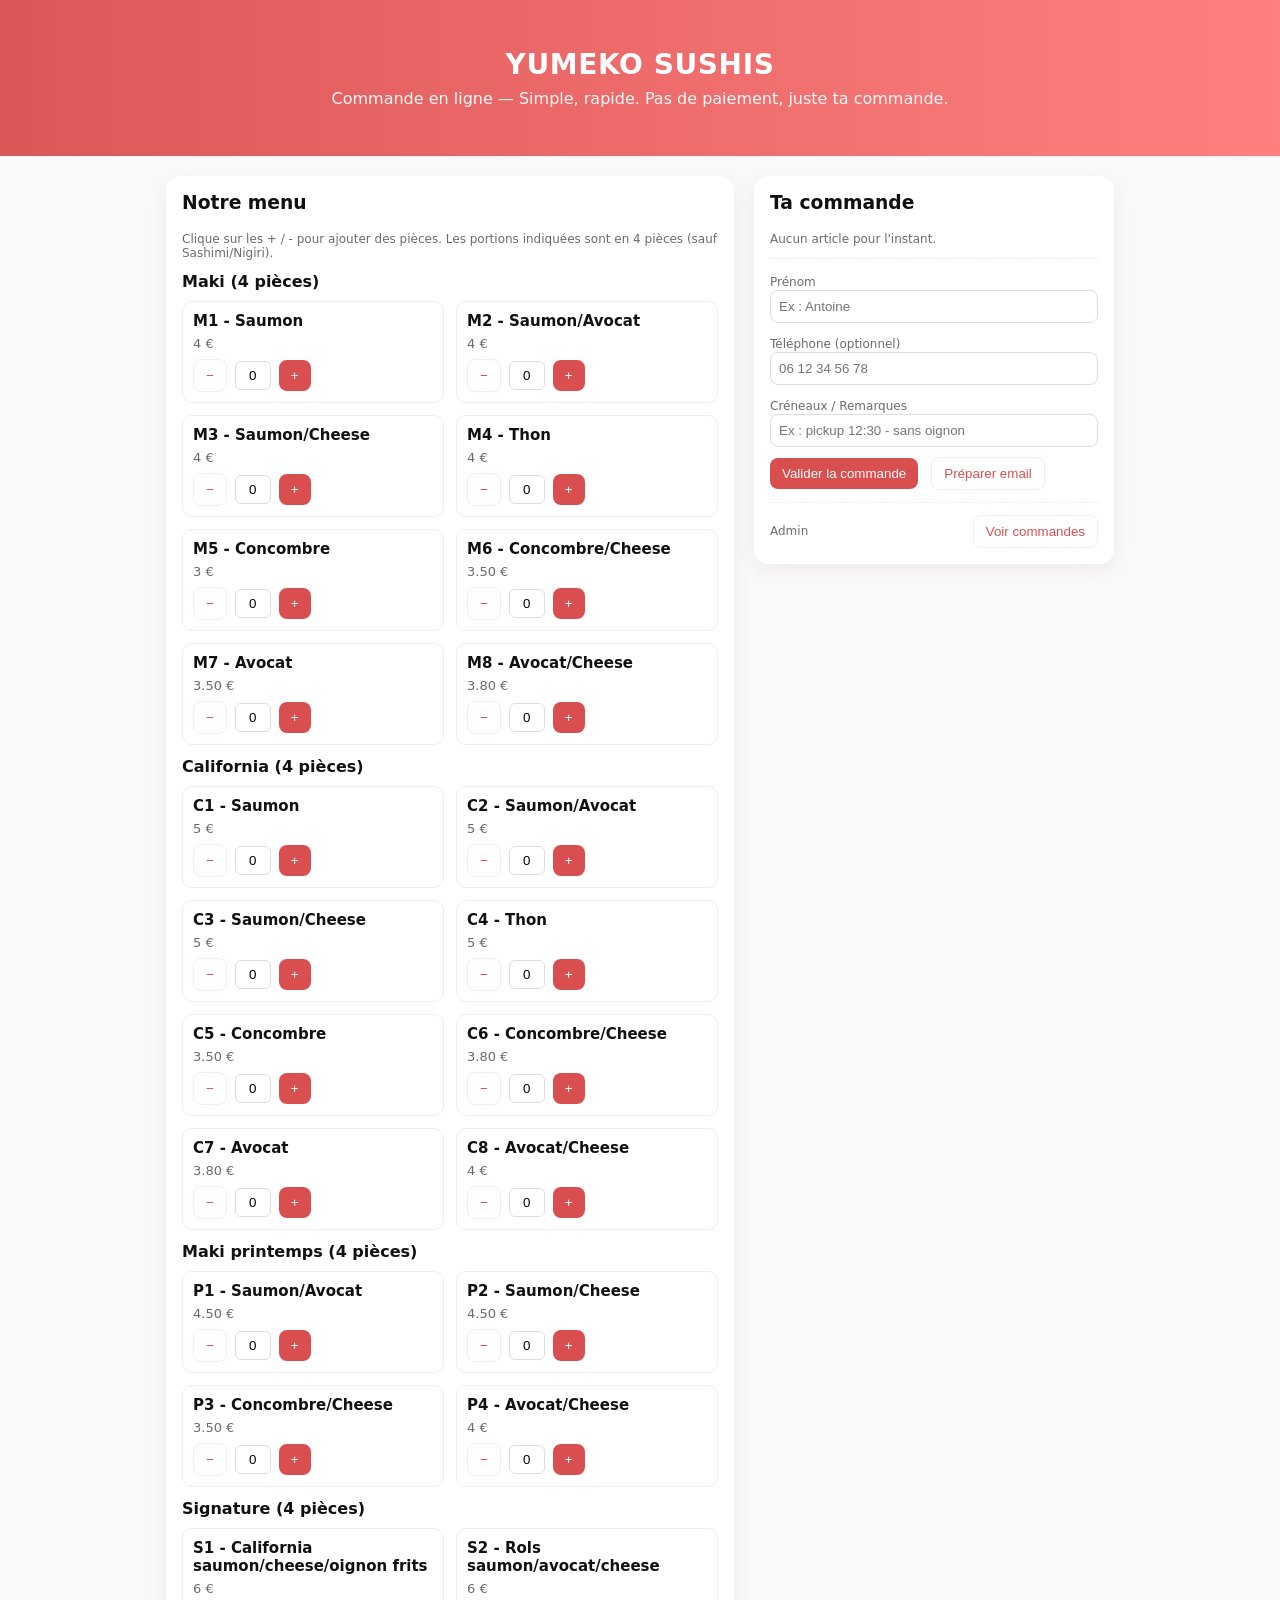
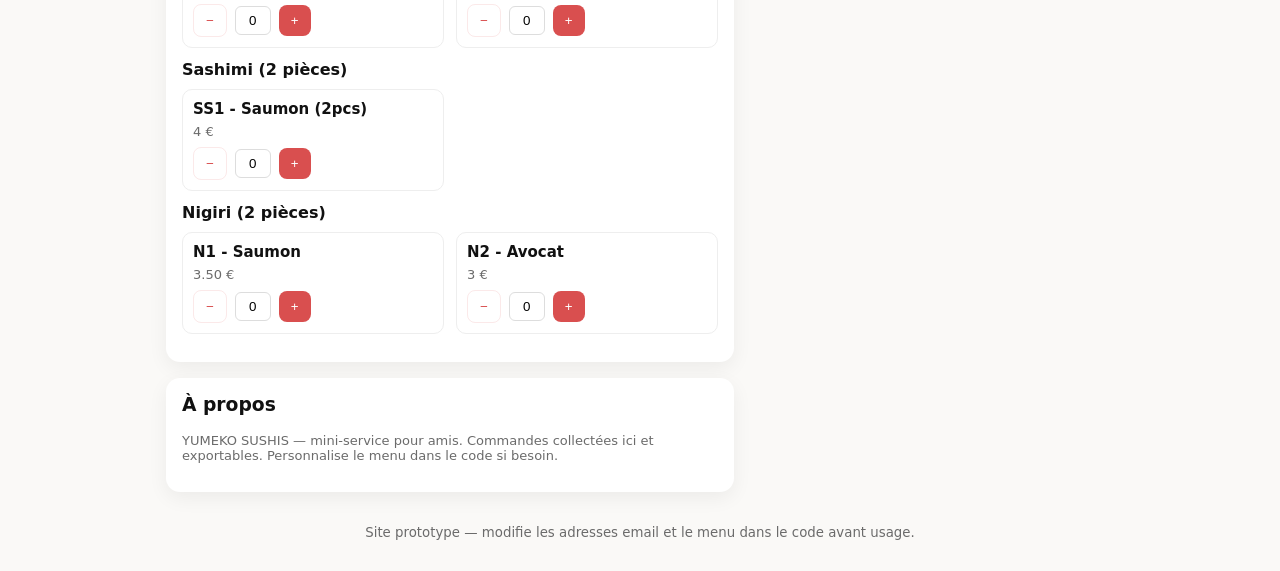
<file: yumeko_sushis_order_site.html>
<!doctype html>
<html lang="fr">
<head>
  <meta charset="utf-8" />
  <meta name="viewport" content="width=device-width,initial-scale=1" />
  <title>YUMEKO SUSHIS - Commande</title>
  <style>
    :root{--accent:#d94f4f;--muted:#6b6b6b;--bg:#faf9f7;--card:#ffffff}
    *{box-sizing:border-box}
    body{font-family:Inter,ui-sans-serif,system-ui,-apple-system,"Segoe UI",Roboto,'Helvetica Neue',Arial; margin:0; background:var(--bg); color:#111}
    header{background:linear-gradient(90deg,rgba(217,79,79,0.95),rgba(255,120,120,0.95)); color:white; padding:28px 16px; text-align:center}
    .container{max-width:980px;margin:20px auto;padding:0 16px}
    h1{margin:0;font-size:28px;letter-spacing:0.6px}
    p.lead{margin:8px 0 0;opacity:0.95}

    .grid{display:grid;grid-template-columns:1fr 360px;gap:20px}
    @media(max-width:900px){.grid{grid-template-columns:1fr} .sidebar{order:2}}

    .card{background:var(--card);border-radius:14px;padding:16px;box-shadow:0 6px 20px rgba(8,8,8,0.06)}

    .menu-section{margin-bottom:12px}
    .section-title{display:flex;justify-content:space-between;align-items:center;margin-bottom:10px}
    .items{display:grid;grid-template-columns:repeat(auto-fill,minmax(220px,1fr));gap:12px}
    .item{border:1px solid #eee;border-radius:10px;padding:10px;background:#fff}
    .item h4{margin:0 0 6px;font-size:15px}
    .item p{margin:0 0 8px;color:var(--muted);font-size:13px}
    .controls{display:flex;align-items:center;gap:8px}
    .qty{width:36px;padding:6px;border-radius:6px;border:1px solid #ddd;text-align:center}
    .btn{background:var(--accent);color:white;padding:8px 12px;border:none;border-radius:8px;cursor:pointer}
    .btn.ghost{background:transparent;color:var(--accent);border:1px solid rgba(217,79,79,0.12)}

    .sidebar .card{position:sticky;top:20px}
    .summary-row{display:flex;justify-content:space-between;padding:8px 0;border-bottom:1px dashed #eee}
    .small{font-size:13px;color:var(--muted)}

    form .field{margin-bottom:10px}
    input[type=text],input[type=tel],textarea{width:100%;padding:8px;border-radius:8px;border:1px solid #ddd}
    footer{margin:30px 0;text-align:center;color:var(--muted)}

    /* Admin modal */
    .modal{position:fixed;inset:0;background:rgba(0,0,0,0.45);display:flex;align-items:center;justify-content:center;z-index:80}
    .modal .box{width:420px;padding:18px;border-radius:12px;background:white}

    .tiny{font-size:12px;color:var(--muted)}
    .pill{display:inline-block;padding:6px 8px;border-radius:999px;background:#f6f6f6;font-size:13px}

    .export{display:inline-flex;align-items:center;gap:8px}

  </style>
</head>
<body>
  <header>
    <div class="container">
      <h1>YUMEKO SUSHIS</h1>
      <p class="lead">Commande en ligne — Simple, rapide. Pas de paiement, juste ta commande.</p>
    </div>
  </header>

  <main class="container">
    <div class="grid">
      <div>
        <div class="card">
          <h3 style="margin-top:0">Notre menu</h3>
          <p class="tiny">Clique sur les + / - pour ajouter des pièces. Les portions indiquées sont en 4 pièces (sauf Sashimi/Nigiri).</p>

          <!-- Menu sections rendered by JS -->
          <div id="menu"></div>
        </div>

        <div class="card" style="margin-top:16px">
          <h3 style="margin-top:0">À propos</h3>
          <p class="small">YUMEKO SUSHIS — mini-service pour amis. Commandes collectées ici et exportables. Personnalise le menu dans le code si besoin.</p>
        </div>
      </div>

      <aside class="sidebar">
        <div class="card">
          <h3 style="margin-top:0">Ta commande</h3>
          <div id="orderSummary">
            <p class="tiny">Aucun article pour l'instant.</p>
          </div>

          <hr style="border:none;border-top:1px dashed #eee;margin:12px 0">

          <form id="orderForm">
            <div class="field">
              <label class="tiny">Prénom</label>
              <input type="text" id="custName" placeholder="Ex : Antoine" required>
            </div>
            <div class="field">
              <label class="tiny">Téléphone (optionnel)</label>
              <input type="tel" id="custPhone" placeholder="06 12 34 56 78">
            </div>
            <div class="field">
              <label class="tiny">Créneaux / Remarques</label>
              <input type="text" id="custNote" placeholder="Ex : pickup 12:30 - sans oignon">
            </div>
            <button class="btn" type="submit">Valider la commande</button>
            <button class="btn ghost" type="button" id="mailtoBtn" style="margin-left:8px">Préparer email</button>
          </form>

          <hr style="border:none;border-top:1px dashed #eee;margin:12px 0">
          <div class="tiny" style="display:flex;justify-content:space-between;align-items:center">
            <span>Admin</span>
            <button class="btn ghost" id="openAdmin">Voir commandes</button>
          </div>
        </div>
      </aside>
    </div>

    <footer>
      <small>Site prototype — modifie les adresses email et le menu dans le code avant usage.</small>
    </footer>
  </main>

  <!-- Admin modal & area (hidden by default) -->
  <div id="adminModal" class="modal" style="display:none">
    <div class="box">
      <h3>Accès admin</h3>
      <p class="tiny">Entrez le mot de passe pour consulter les commandes.</p>
      <input type="password" id="adminPass" placeholder="Mot de passe admin">
      <div style="margin-top:12px;display:flex;gap:8px">
        <button class="btn" id="adminUnlock">Ouvrir</button>
        <button class="btn ghost" id="adminClose">Fermer</button>
      </div>
    </div>
  </div>

  <div id="adminPanel" style="display:none" class="card container" >
    <h3 style="margin-top:0">Commandes reçues</h3>
    <div style="margin-bottom:10px;display:flex;gap:8px;align-items:center">
      <div class="export tiny">Exporter : <button class="btn ghost" id="exportCsv">CSV</button></div>
      <button class="btn" id="clearAll">Supprimer tout</button>
    </div>
    <div id="ordersList"></div>
  </div>

  <script>
    /* ====== Configuration ====== */
    const OWNER_EMAIL = "remplace-par-ton-email@example.com"; // change this to your email to use mailto
    const ADMIN_PASS = "yumeko-admin"; // mot de passe admin frontend (modifiable)

    /* ====== Menu data (four sections) ====== */
    const MENU = [
      { key:'maki', title:'Maki (4 pièces)', items:[
        {id:'M1', name:'Saumon', price:4},
        {id:'M2', name:'Saumon/Avocat', price:4},
        {id:'M3', name:'Saumon/Cheese', price:4},
        {id:'M4', name:'Thon', price:4},
        {id:'M5', name:'Concombre', price:3},
        {id:'M6', name:'Concombre/Cheese', price:3.5},
        {id:'M7', name:'Avocat', price:3.5},
        {id:'M8', name:'Avocat/Cheese', price:3.8}
      ]},
      { key:'california', title:'California (4 pièces)', items:[
        {id:'C1', name:'Saumon', price:5},
        {id:'C2', name:'Saumon/Avocat', price:5},
        {id:'C3', name:'Saumon/Cheese', price:5},
        {id:'C4', name:'Thon', price:5},
        {id:'C5', name:'Concombre', price:3.5},
        {id:'C6', name:'Concombre/Cheese', price:3.8},
        {id:'C7', name:'Avocat', price:3.8},
        {id:'C8', name:'Avocat/Cheese', price:4}
      ]},
      { key:'printemps', title:'Maki printemps (4 pièces)', items:[
        {id:'P1', name:'Saumon/Avocat', price:4.5},
        {id:'P2', name:'Saumon/Cheese', price:4.5},
        {id:'P3', name:'Concombre/Cheese', price:3.5},
        {id:'P4', name:'Avocat/Cheese', price:4}
      ]},
      { key:'signature', title:'Signature (4 pièces)', items:[
        {id:'S1', name:'California saumon/cheese/oignon frits', price:6},
        {id:'S2', name:'Rols saumon/avocat/cheese', price:6}
      ]},
      { key:'sashimi', title:'Sashimi (2 pièces)', items:[
        {id:'SS1', name:'Saumon (2pcs)', price:4}
      ]},
      { key:'nigiri', title:'Nigiri (2 pièces)', items:[
        {id:'N1', name:'Saumon', price:3.5},
        {id:'N2', name:'Avocat', price:3}
      ]}
    ];

    /* ====== App state ====== */
    const state = { cart: {} };

    function formatPrice(p){ return p % 1 === 0 ? p+" €" : p.toFixed(2)+" €" }

    /* Render menu */
    function renderMenu(){
      const menu = document.getElementById('menu'); menu.innerHTML='';
      MENU.forEach(section=>{
        const sec = document.createElement('div'); sec.className='menu-section';
        sec.innerHTML = `<div class="section-title"><strong>${section.title}</strong><span class="tiny"></span></div>`;
        const itemsWrap = document.createElement('div'); itemsWrap.className='items';
        section.items.forEach(it=>{
          const div = document.createElement('div'); div.className='item';
          div.innerHTML = `<h4>${it.id} - ${it.name}</h4>
            <p class="tiny">${formatPrice(it.price)}</p>
            <div class="controls">
              <button class="btn ghost" data-action="dec" data-id="${it.id}">−</button>
              <input class="qty" data-id="${it.id}" value="0" readonly>
              <button class="btn" data-action="inc" data-id="${it.id}">+</button>
            </div>`;
          itemsWrap.appendChild(div);
        });
        sec.appendChild(itemsWrap); menu.appendChild(sec);
      });
    }

    function updateQtyDisplay(){
      document.querySelectorAll('.qty').forEach(inp=>{
        const id = inp.dataset.id; const q = state.cart[id] || 0; inp.value = q;
      });
    }

    function changeItem(id, delta){
      state.cart[id] = Math.max(0,(state.cart[id]||0)+delta);
      updateQtyDisplay(); renderSummary();
    }

    function buildOrderSummaryObject(){
      const entries = [];
      MENU.forEach(sec=> sec.items.forEach(it=>{
        const q = state.cart[it.id] || 0; if(q>0) entries.push({id:it.id,name:it.name,qty:q,price:it.price});
      }));
      return entries;
    }

    function renderSummary(){
      const wrap = document.getElementById('orderSummary');
      const items = buildOrderSummaryObject();
      if(items.length===0){ wrap.innerHTML='<p class="tiny">Aucun article pour l\'instant.</p>'; return }
      let html=''; let total=0;
      items.forEach(it=>{ total += it.qty * it.price; html += `<div class="summary-row"><div><strong>${it.qty}×</strong> ${it.name} <div class="tiny">${it.id}</div></div><div>${formatPrice(it.qty*it.price)}</div></div>`});
      html += `<div style="padding-top:10px;display:flex;justify-content:space-between"><strong>Total</strong><strong>${formatPrice(total)}</strong></div>`;
      wrap.innerHTML = html;
    }

    // Event delegation for + / - buttons
    document.addEventListener('click', e=>{
      const b = e.target.closest('button'); if(!b) return;
      const action = b.dataset.action; const id = b.dataset.id;
      if(action && id){ if(action==='inc') changeItem(id,1); if(action==='dec') changeItem(id,-1); }
    });

    // Init
    renderMenu(); updateQtyDisplay(); renderSummary();

    // Form submit: store order in localStorage
    document.getElementById('orderForm').addEventListener('submit', e=>{
      e.preventDefault();
      const name = document.getElementById('custName').value.trim();
      if(!name){ alert('Merci d\'indiquer ton prénom.'); return }
      const phone = document.getElementById('custPhone').value.trim();
      const note = document.getElementById('custNote').value.trim();
      const items = buildOrderSummaryObject(); if(items.length===0){ alert('Ton panier est vide.'); return }

      const order = { id: 'ORD'+Date.now(), name, phone, note, items, ts: new Date().toISOString() };
      // store
      const all = JSON.parse(localStorage.getItem('yumeko_orders')||'[]'); all.push(order); localStorage.setItem('yumeko_orders', JSON.stringify(all));

      // show confirmation
      alert('Commande enregistrée ✅ — elle est visible dans le panneau admin.');
      // reset
      state.cart = {}; updateQtyDisplay(); renderSummary(); document.getElementById('orderForm').reset();
    });

    // Mailto prefill (opens mail client with order summary)
    document.getElementById('mailtoBtn').addEventListener('click', ()=>{
      const items = buildOrderSummaryObject(); if(items.length===0){ alert('Panier vide.'); return }
      const name = document.getElementById('custName').value.trim() || 'Anonyme';
      const phone = document.getElementById('custPhone').value.trim() || '';
      const note = document.getElementById('custNote').value.trim() || '';
      let body = `Commande YUMEKO - ${name}%0A`;
      if(phone) body += `Téléphone: ${phone}%0A`;
      body += `%0AArticles:%0A`;
      items.forEach(it=> body += `${it.qty} x ${it.id} - ${it.name} (${formatPrice(it.price)})%0A`);
      if(note) body += `%0ARemarques: ${note}%0A`;
      body += `%0A---%0A`; // end
      const mailto = `mailto:${OWNER_EMAIL}?subject=Commande%20YUMEKO%20-%20${encodeURIComponent(name)}&body=${body}`;
      window.location.href = mailto;
    });

    // Admin modal controls
    document.getElementById('openAdmin').addEventListener('click', ()=>{ document.getElementById('adminModal').style.display='flex'; });
    document.getElementById('adminClose').addEventListener('click', ()=>{ document.getElementById('adminModal').style.display='none'; });

    document.getElementById('adminUnlock').addEventListener('click', ()=>{
      const pass = document.getElementById('adminPass').value;
      if(pass === ADMIN_PASS){ document.getElementById('adminModal').style.display='none'; showAdminPanel(); }
      else alert('Mot de passe incorrect');
    });

    function showAdminPanel(){
      document.getElementById('adminPanel').style.display='block'; document.getElementById('adminPanel').scrollIntoView({behavior:'smooth'});
      renderOrders();
    }

    function renderOrders(){
      const wrap = document.getElementById('ordersList'); const all = JSON.parse(localStorage.getItem('yumeko_orders')||'[]');
      if(all.length===0){ wrap.innerHTML='<p class="tiny">Aucune commande reçue.</p>'; return }
      let html=''; all.slice().reverse().forEach(o=>{
        html += `<div style="border:1px solid #f0f0f0;padding:10px;border-radius:8px;margin-bottom:8px">
          <div style="display:flex;justify-content:space-between"><strong>${o.name}</strong><span class="tiny">${new Date(o.ts).toLocaleString()}</span></div>
          <div class="tiny">${o.phone || ''}</div>
          <div style="margin-top:8px">`;
        o.items.forEach(it=> html += `<div class="tiny">${it.qty}× ${it.id} - ${it.name} — ${formatPrice(it.qty*it.price)}</div>`);
        html += `</div><div style="margin-top:8px" class="tiny">Rem : ${o.note || '-'}</div>
          <div style="margin-top:8px;display:flex;gap:8px"><button class="btn" onclick='markDone("${o.id}")'>Marquer traité</button><button class="btn ghost" onclick='deleteOrder("${o.id}")'>Supprimer</button></div>
        </div>`;
      });
      wrap.innerHTML = html;
    }

    // delete/order actions
    window.deleteOrder = function(id){ if(!confirm('Supprimer cette commande ?')) return; let all = JSON.parse(localStorage.getItem('yumeko_orders')||'[]'); all = all.filter(o=>o.id!==id); localStorage.setItem('yumeko_orders', JSON.stringify(all)); renderOrders(); }
    window.markDone = function(id){ // simple visual: prepend "(traité)" to name
      let all = JSON.parse(localStorage.getItem('yumeko_orders')||'[]'); all = all.map(o=> o.id===id ? Object.assign({},o,{name: o.name + ' (traité)'}) : o); localStorage.setItem('yumeko_orders', JSON.stringify(all)); renderOrders(); }

    document.getElementById('exportCsv').addEventListener('click', ()=>{
      const all = JSON.parse(localStorage.getItem('yumeko_orders')||'[]'); if(all.length===0){ alert('Aucune commande à exporter'); return }
      // build CSV rows: id,name,phone,ts,itemId,itemName,qty,price,note
      const rows = [['id','name','phone','ts','itemId','itemName','qty','unitPrice','note']];
      all.forEach(o=> o.items.forEach(it=> rows.push([o.id,o.name,o.phone,o.ts,it.id,it.name,it.qty,it.price,o.note||''])));
      const csv = rows.map(r=> r.map(v=> '"'+String(v).replace(/"/g,'""')+'"').join(',')).join('\n');
      const blob = new Blob([csv],{type:'text/csv'}); const url = URL.createObjectURL(blob);
      const a = document.createElement('a'); a.href = url; a.download = 'yumeko_orders.csv'; document.body.appendChild(a); a.click(); a.remove(); URL.revokeObjectURL(url);
    });

    document.getElementById('clearAll').addEventListener('click', ()=>{
      if(!confirm('Supprimer toutes les commandes enregistrées ?')) return; localStorage.removeItem('yumeko_orders'); renderOrders(); alert('Supprimé');
    });

    // Load any existing orders automatically if admin panel open
    renderOrders();

  </script>
</body>
</html>
</file>
<file: style.css>
﻿/* ===== STYLE GLOBAL ===== */
:root{
  --brand:#ff4d6d;
  --brand-soft:rgba(255,77,109,.12);
  --brand-strong:#c2173b;
  --brand-2:#c2173b;
  --accent:#ffd166;
  --accent-strong:#ffc300;
  --accent-2:#ffc300;
  --text:#1a1a1a;
  --muted:#5c6870;
  --surface:#ffffff;
  --surface-soft:#fff8ef;
  --card:var(--surface);
  --card-border:rgba(0,0,0,.08);
  --radius-sm:10px;
  --radius-md:14px;
  --radius-lg:18px;
  --shadow-soft:0 8px 20px rgba(255,77,109,.08), 0 2px 10px rgba(0,0,0,.04);
  --shadow-hover:0 14px 26px rgba(255,77,109,.12), 0 5px 16px rgba(0,0,0,.06);
}

*{ box-sizing:border-box; }

html,body{ min-height:100%; }

body{
  font-family:'Poppins',sans-serif;
  font-size:16px;
  line-height:1.45;
  margin:0;
  color:var(--text);
  background:#ffe5ec;
  -webkit-font-smoothing:antialiased;
  -moz-osx-font-smoothing:grayscale;
}

h1,h2,h3{
  margin:0;
  line-height:1.2;
  color:#1f1f1f;
}

h1{ font-size:clamp(2rem, 4vw, 2.8rem); font-weight:800; letter-spacing:.2px; }
h2{ font-size:clamp(1.55rem, 3vw, 2.1rem); font-weight:800; }
h3{ font-size:clamp(1.05rem, 2vw, 1.28rem); font-weight:700; }

p{ margin:0; }

.hidden{
  display:none !important;
}

/* ===== HEADER ===== */
.site-header.jp{
  background:linear-gradient(180deg,rgba(255,255,255,.85),rgba(255,255,255,.65));
  border-bottom:1px solid var(--card-border);
  position:static;
  z-index:1000;
}

.header-inner{
  width:min(96%,1100px);
  margin:auto;
  padding:14px 8px 10px;
  display:flex;
  flex-direction:column;
  align-items:center;
  gap:8px;
}

.brand{
  display:flex;
  flex-direction:column;
  align-items:center;
  gap:6px;
  text-decoration:none;
}

.logo{
  width:160px;
  height:160px;
  border-radius:50%;
  object-fit:cover;
  background:#fff;
  box-shadow:0 8px 24px rgba(255,77,109,.15);
  border:3px solid rgba(255,77,109,.15);
  display:block;
}

@media (min-width:768px){
  .logo{ width:200px; height:200px; }
}

.brand-text h1{
  font-size:1.38rem;
  letter-spacing:2px;
  text-align:center;
}

.main-nav{
  display:flex;
  align-items:center;
  gap:12px;
  margin-top:6px;
  font-weight:600;
}

.main-nav .sep{
  color:#7a7a7a;
  opacity:.6;
}

.main-nav .nav-sep{
  display:inline-block;
  width:42px;
  height:2px;
  border-radius:2px;
  background:linear-gradient(90deg,var(--brand),var(--accent));
  opacity:.95;
}

.main-nav a{
  display:inline-flex;
  align-items:center;
  justify-content:center;
  font-size:1rem;
  min-width:96px;
  line-height:1;
  text-decoration:none;
  color:#222;
  padding:9px 14px;
  border-radius:var(--radius-sm);
  transition:transform .15s ease, background .15s ease, color .15s ease, box-shadow .15s ease;
}

.main-nav a:hover{
  transform:translateY(-1px);
  background:var(--brand-soft);
  color:var(--brand-strong);
  box-shadow:0 6px 14px rgba(255,77,109,.1);
}

.main-nav a.active{
  background:var(--brand-soft);
  color:var(--brand-strong);
}

/* ===== HERO ===== */
.hero{
  width:100%;
  background:url('images/c9.jpg') center/cover no-repeat;
  padding:110px 20px;
  text-align:center;
  color:#fff;
  position:relative;
  margin:0 0 18px;
}

.hero::after{
  content:"";
  position:absolute;
  inset:0;
  background:rgba(0,0,0,.34);
}

.hero > div{
  position:relative;
  z-index:2;
}

.hero h1{
  color:#fff;
  text-shadow:0 4px 12px rgba(0,0,0,.38);
}

.hero p{
  font-size:1.08rem;
  margin:12px 0 20px;
}

/* ===== BUTTONS ===== */
.btn,
.btn-main,
.btn-primary{
  background:var(--accent);
  color:#111;
  border:none;
  border-radius:var(--radius-md);
  padding:10px 16px;
  font-weight:800;
  text-decoration:none;
  cursor:pointer;
  transition:transform .15s ease, background .15s ease, box-shadow .15s ease, filter .15s ease;
  display:inline-flex;
  align-items:center;
  justify-content:center;
  gap:6px;
}

.btn:hover,
.btn-main:hover,
.btn-primary:hover{
  transform:translateY(-1px);
  background:var(--accent-strong);
  box-shadow:0 8px 16px rgba(255,195,0,.22);
}

.btn:active,
.btn-main:active,
.btn-primary:active{
  transform:translateY(0);
}

.cta-focus{
  font-weight:900;
  text-transform:uppercase;
  letter-spacing:.08em;
  color:#111;
}

.btn-light,
.btn-ghost{
  border:1px solid var(--card-border);
  background:#fff;
  color:#222;
  border-radius:var(--radius-sm);
  padding:10px 12px;
  font-weight:700;
  cursor:pointer;
  transition:transform .15s ease, box-shadow .15s ease, border-color .15s ease;
}

.btn-light:hover,
.btn-ghost:hover{
  transform:translateY(-1px);
  border-color:rgba(255,77,109,.35);
  box-shadow:0 6px 12px rgba(0,0,0,.06);
}

/* ===== CARDS ===== */
.creation-mois,
.card,
.section,
.carousel-item{
  background:var(--surface);
  border:1px solid var(--card-border);
  border-radius:var(--radius-lg);
  box-shadow:var(--shadow-soft);
}

.card{
  padding:18px;
  text-align:center;
}

.card img{
  width:100%;
  aspect-ratio:1/1;
  object-fit:cover;
  display:block;
  border-radius:12px;
}

.card h3{ margin:10px 0; }

/* ===== CAROUSEL ===== */
.carousel-wrapper{
  margin:36px auto;
  max-width:1200px;
  padding:16px 20px;
}

.carousel-wrapper + .carousel-wrapper{
  margin-top:12px;
}

.carousel-title{
  text-align:center;
  margin-bottom:16px;
}

.carousel{
  display:flex;
  overflow-x:auto;
  gap:20px;
  scroll-snap-type:x mandatory;
  padding:2px 2px 10px;
  -webkit-overflow-scrolling:touch;
  touch-action:pan-x;
  scrollbar-width:none;
  -ms-overflow-style:none;
  cursor:grab;
}

.carousel::-webkit-scrollbar{
  display:none;
}

.carousel.dragging{
  cursor:grabbing;
}

#best-sellers .carousel{ justify-content:flex-start; }

.carousel-item{
  flex:0 0 260px;
  width:260px;
  min-width:260px;
  padding:14px;
  scroll-snap-align:start;
}

#best-sellers .carousel-item{
  display:flex;
  flex-direction:column;
  position:relative;
}

#best-sellers .best-badge{
  position:absolute;
  top:10px;
  left:10px;
  z-index:2;
  background:var(--brand);
  color:#fff;
  border-radius:999px;
  font-size:.72rem;
  font-weight:800;
  padding:5px 9px;
  box-shadow:0 6px 14px rgba(255,77,109,.24);
  letter-spacing:.2px;
}

.carousel-item-link{
  display:block;
  text-decoration:none;
  color:inherit;
}

.carousel-item-link:hover .carousel-item{
  box-shadow:var(--shadow-hover);
  transform:translateY(-1px);
}

.carousel-item h3{
  font-size:1rem;
  line-height:1.3;
}

.carousel-item img{
  width:100%;
  aspect-ratio:1/1;
  object-fit:contain;
  display:block;
  border-radius:12px;
  background:linear-gradient(180deg,#fff,#fff9f2);
  border:1px solid var(--card-border);
  padding:6px;
}

#best-sellers .carousel-item h3{
  margin-top:10px;
  min-height:2.6em;
  max-height:2.6em;
  line-height:1.3;
  display:-webkit-box;
  -webkit-line-clamp:2;
  -webkit-box-orient:vertical;
  overflow:hidden;
  text-overflow:ellipsis;
}

.carousel-sub{
  margin-top:8px;
  font-size:.88rem;
  color:var(--muted);
}

.about-wrapper{
  margin:14px auto 22px;
  max-width:980px;
  padding:0 20px;
}

.about-card{
  background:#fff;
  border:1px solid var(--card-border);
  border-radius:var(--radius-lg);
  box-shadow:var(--shadow-soft);
  padding:20px;
  text-align:center;
}

.about-card p{
  margin-top:8px;
  line-height:1.65;
  color:#2d2d2d;
}

.about-gallery{
  margin-top:16px;
  display:grid;
  grid-template-columns:repeat(3,minmax(0,1fr));
  gap:12px;
}

.about-photo{
  margin:0;
  background:#fff8fb;
  border:1px solid rgba(0,0,0,.08);
  border-radius:12px;
  overflow:hidden;
}

.about-photo img{
  width:100%;
  aspect-ratio:4/3;
  object-fit:cover;
  display:block;
}

.about-photo.about-photo-portrait img{
  aspect-ratio:3/4;
  object-position:center top;
}

.about-photo.about-photo-contain img{
  aspect-ratio:3/4;
  object-fit:contain;
  background:#fff;
}

.about-photo figcaption{
  padding:8px 10px 10px;
  font-size:.86rem;
  font-weight:600;
  color:#3b3b3b;
}

.reviews-wrapper{
  margin:34px auto 22px;
  max-width:1200px;
  padding:0 20px 10px;
}

.reviews-grid{
  display:grid;
  grid-template-columns:repeat(3,minmax(0,1fr));
  gap:14px;
}

.reviews-carousel{
  gap:14px;
}

.reviews-carousel .review-card{
  flex:0 0 340px;
  width:340px;
  min-width:340px;
}

.reviews-carousel .reviews-empty{
  flex:0 0 100%;
  width:100%;
  min-width:100%;
}

.review-card{
  background:#fff;
  border:1px solid var(--card-border);
  border-radius:var(--radius-lg);
  box-shadow:var(--shadow-soft);
  padding:16px;
}

.review-head{
  display:flex;
  align-items:flex-start;
  justify-content:space-between;
  gap:10px;
  margin-bottom:10px;
}

.review-author{
  min-width:0;
}

.review-stars{
  color:#ffb703;
  letter-spacing:.18em;
  font-size:.92rem;
  margin:0;
  white-space:nowrap;
}

.review-text{
  color:#2f2f2f;
  line-height:1.55;
  min-height:76px;
  margin:0;
}

.review-name{
  margin:0;
  font-weight:700;
  color:#1f1f1f;
}

.review-meta{
  margin-top:4px;
  font-size:.82rem;
  color:var(--muted);
}

.reviews-empty{
  display:flex;
  align-items:center;
  justify-content:center;
  text-align:center;
  min-height:130px;
  grid-column:1 / -1;
}

.review-form{
  margin-top:14px;
  background:#fff;
  border:1px solid var(--card-border);
  border-radius:var(--radius-lg);
  box-shadow:var(--shadow-soft);
  padding:14px;
}

.review-form-grid{
  display:grid;
  grid-template-columns:1fr 180px;
  gap:10px;
}

.review-field{
  display:grid;
  gap:6px;
}

.review-field.full{
  grid-column:1 / -1;
}

.review-field label{
  font-weight:700;
  font-size:.9rem;
  color:#2a2a2a;
}

.review-field input,
.review-field select,
.review-field textarea{
  width:100%;
  border:1px solid var(--card-border);
  border-radius:var(--radius-sm);
  padding:10px 12px;
  font:inherit;
  background:#fff;
}

.review-field textarea{
  min-height:98px;
  resize:vertical;
}

.review-form-actions{
  margin-top:8px;
  display:flex;
  justify-content:flex-end;
}

.review-cta{
  margin-top:12px;
}

@media (max-width:700px){
  .review-form-grid{
    grid-template-columns:1fr;
  }
}

@media (max-width:900px){
  .about-wrapper{
    padding:0 14px;
  }
  .about-card{
    padding:18px;
    text-align:left;
  }
  .about-gallery{
    grid-template-columns:1fr;
  }
  .about-photo figcaption{
    font-size:.9rem;
  }
  .reviews-grid{
    grid-template-columns:repeat(2,minmax(0,1fr));
    gap:12px;
  }
  .reviews-carousel .review-card{
    flex:0 0 86vw;
    width:86vw;
    min-width:86vw;
  }
  .reviews-carousel .reviews-empty{
    flex:0 0 86vw;
    width:86vw;
    min-width:86vw;
  }
  .reviews-wrapper{
    padding:0 14px 12px;
  }
  .review-card{
    padding:18px;
    min-height:210px;
  }
  .review-text{
    font-size:1rem;
    line-height:1.6;
    min-height:120px;
  }
  .review-name{
    font-size:1.02rem;
  }
  .review-meta{
    font-size:.92rem;
  }
  .review-stars{
    font-size:1rem;
  }
}

/* ===== LAYOUT SHARED PAGES ===== */
.container{
  max-width:1100px;
  margin:0 auto;
  padding:24px 20px 28px;
}

.section{
  padding:22px;
  margin:0 0 24px;
}

.section h2{
  margin:0 0 8px;
  font-size:clamp(1.55rem, 3vw, 2rem);
  letter-spacing:.3px;
}

.sep{
  height:2px;
  width:84px;
  background:linear-gradient(90deg,var(--brand),var(--accent),transparent);
  border-radius:2px;
  margin:8px 0 16px;
}

.lead{
  font-size:1rem;
  line-height:1.6;
  color:#2a2a2a;
}

.muted{ color:var(--muted); }

.status{
  margin-top:10px;
  font-weight:600;
  border-radius:var(--radius-sm);
  padding:8px 10px;
  border:1px solid transparent;
}

.status:empty{
  display:none;
}

.status.ok{
  color:#0e7a4f;
  background:rgba(14,122,79,.08);
  border-color:rgba(14,122,79,.2);
}

.status.err{
  color:#c2173b;
  background:rgba(255,77,109,.1);
  border-color:rgba(255,77,109,.24);
}

/* ===== FOOTER ===== */
footer{
  text-align:center;
  padding:36px 0;
  color:#666;
  font-size:.9rem;
}
</file>
